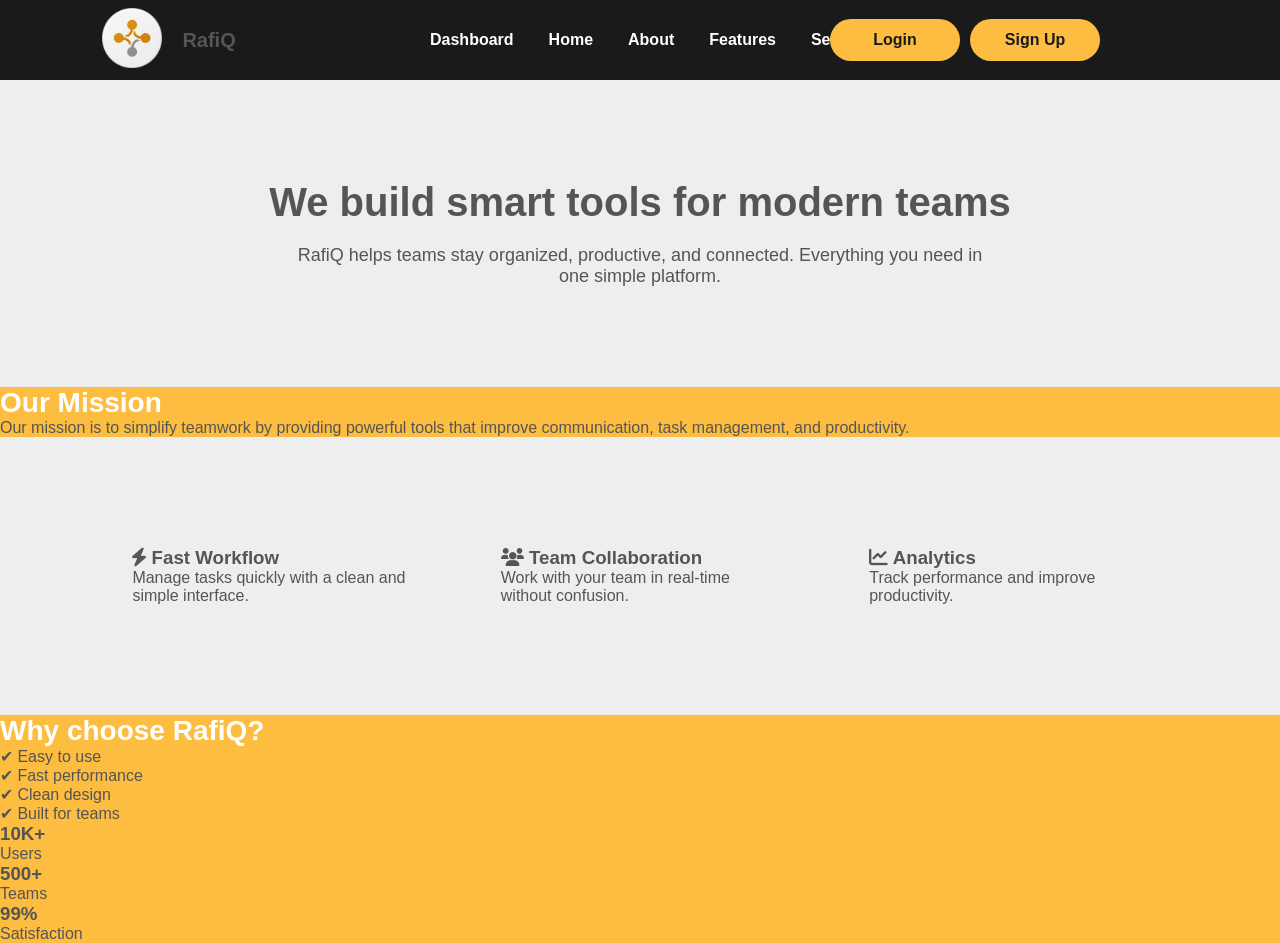
<file: src/main/resources/static/about.html>
<!DOCTYPE html>
<html lang="en">
    <head>
        <meta charset="UTF-8">
        <meta name="viewport" content="width=device-width, initial-scale=1.0">
        <title>About - Socum</title>
        <style>
            .logged-in .login_button,
            .logged-in .signup_button
            {
                display: none !important;
            }
        </style>
        <link rel="stylesheet" href="CSS/master.css">
        <link rel="stylesheet" href="https://cdnjs.cloudflare.com/ajax/libs/font-awesome/6.0.0/css/all.min.css">
        <script src="JS/theme.js"></script>
    </head>
    <body>
        <nav class="navbar">
            <div class="logo">
                <img src="images/logo.png" alt="logo">
            </div>
            <span class="Raf">RafiQ</span>
            <div class="nav-links">
                <a href="dashboard.html">Dashboard</a>
                <a href="main.html">Home</a>
                <a href="about.html">About</a>
                <a href="features.html">Features</a>
                <a href="settings.html">Settings</a>
            </div>
            <a href="login.html" class="login_button">Login</a>
            <a href="login.html" class="signup_button">Sign Up</a>
        </nav>
        <div id="themeWidget" class="theme-widget">
            <span class="icon sun"><i class="fa-solid fa-sun"></i></span>
            <label class="switch">
                <input type="checkbox" id="darkToggle">
                <span class="slider"></span>
            </label>
            <span class="icon moon"><i class="fa-solid fa-moon"></i></span>
        </div>
        <section class="about-hero">
            <h1>We build <span>smart tools</span> for modern teams</h1>
            <p>RafiQ helps teams stay organized, productive, and connected. Everything you need in one simple platform.</p>
        </section>
        <section class="about-mission">
            <h2>Our Mission</h2>
            <p>
                Our mission is to simplify teamwork by providing powerful tools that improve communication, task management, and productivity.
            </p>
        </section>
        <section class="about-features">
            <div class="about-card">
                <h3><i class="fas fa-bolt"></i> Fast Workflow</h3>
                <p>Manage tasks quickly with a clean and simple interface.</p>
            </div>
            <div class="about-card">
                <h3><i class="fas fa-users"></i> Team Collaboration</h3>
                <p>Work with your team in real-time without confusion.</p>
            </div>
            <div class="about-card">
                <h3><i class="fas fa-chart-line"></i> Analytics</h3>
                <p>Track performance and improve productivity.</p>
            </div>
        </section>
        <section class="about-why">
            <h2>Why choose RafiQ?</h2>
            <ul>
                <li>✔ Easy to use</li>
                <li>✔ Fast performance</li>
                <li>✔ Clean design</li>
                <li>✔ Built for teams</li>
            </ul>
        </section>
        <section class="about-stats">
            <div class="stat">
                <h3>10K+</h3>
                <p>Users</p>
            </div>
            <div class="stat">
                <h3>500+</h3>
                <p>Teams</p>
            </div>
            <div class="stat">
                <h3>99%</h3>
                <p>Satisfaction</p>
            </div>
        </section>
        <div id="toast-container"></div>
    </body>
</html>
</file>
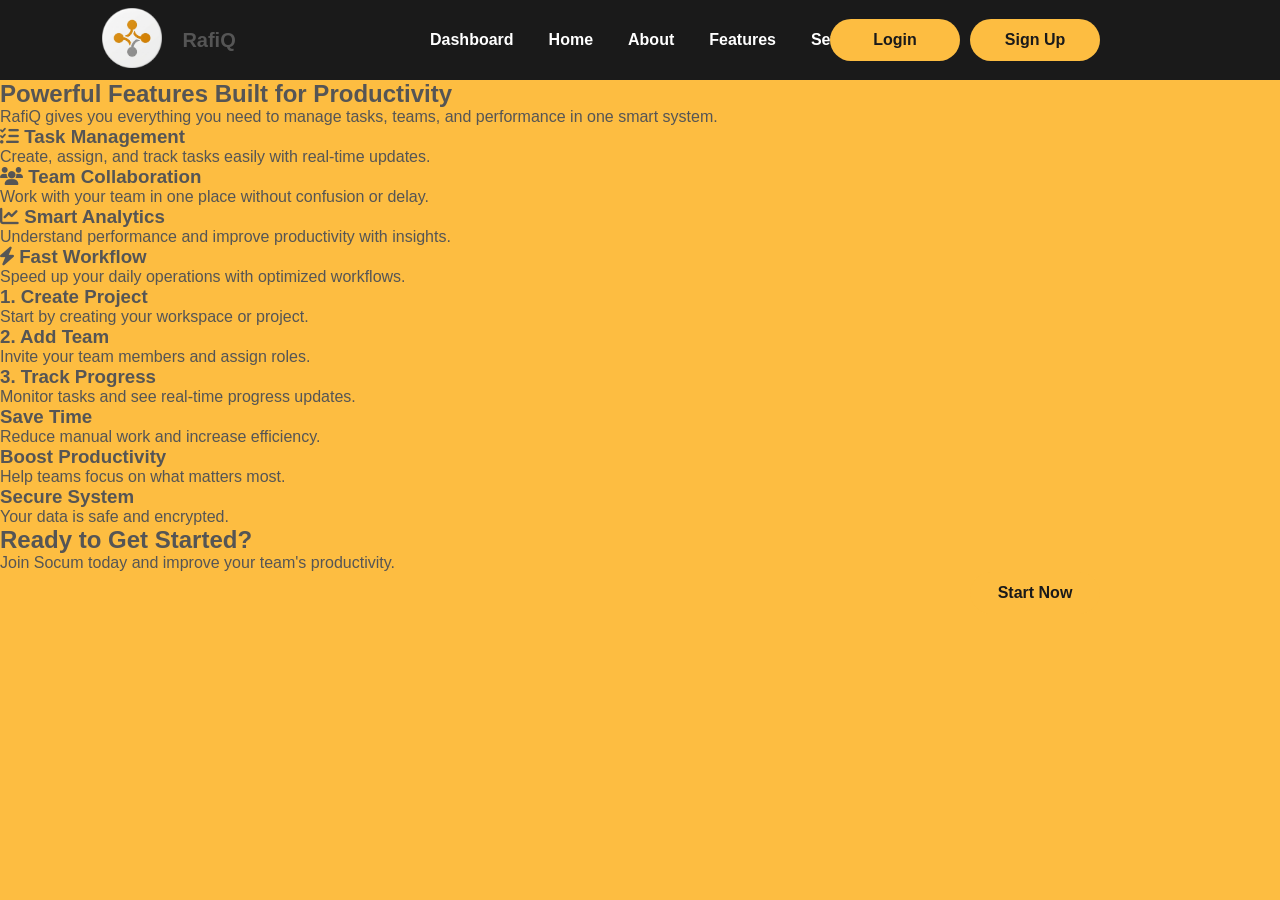
<file: src/main/resources/static/features.html>
<!DOCTYPE html>
<html lang="en">
    <head>
        <meta charset="UTF-8">
        <meta name="viewport" content="width=device-width, initial-scale=1.0">
        <title>Features - Socum</title>
        <style>
            .logged-in .login_button,
            .logged-in .signup_button
            {
                display: none !important;
            }
        </style>
        <link rel="stylesheet" href="CSS/master.css">
        <link rel="stylesheet" href="https://cdnjs.cloudflare.com/ajax/libs/font-awesome/6.0.0/css/all.min.css">
        <script src="JS/theme.js"></script>
    </head>
    <body>
        <nav class="navbar">
            <div class="logo">
                <img src="images/logo.png" alt="RafiQ logo">
            </div>
            <span class="Raf">RafiQ</span>
            <div class="nav-links">
                <a href="dashboard.html">Dashboard</a>
                <a href="main.html">Home</a>
                <a href="about.html">About</a>
                <a href="features.html">Features</a>
                <a href="settings.html">Settings</a>
            </div>
            <a href="login.html" class="login_button">Login</a>
            <a href="login.html" class="signup_button">Sign Up</a>
        </nav>
        <div id="themeWidget" class="theme-widget">
            <span class="icon sun"><i class="fa-solid fa-sun"></i></span>
            <label class="switch">
                <input type="checkbox" id="darkToggle">
                <span class="slider"></span>
            </label>
            <span class="icon moon"><i class="fa-solid fa-moon"></i></span>
        </div>
        <section class="features-hero">
            <h1>Powerful Features Built for Productivity</h1>
            <p>RafiQ gives you everything you need to manage tasks, teams, and performance in one smart system.</p>
        </section>
        <section class="features-page">
            <div class="feature-box">
                <h3><i class="fas fa-tasks"></i> Task Management</h3>
                <p>Create, assign, and track tasks easily with real-time updates.</p>
            </div>
            <div class="feature-box">
                <h3><i class="fas fa-users"></i> Team Collaboration</h3>
                <p>Work with your team in one place without confusion or delay.</p>
            </div>
            <div class="feature-box">
                <h3><i class="fas fa-chart-line"></i> Smart Analytics</h3>
                <p>Understand performance and improve productivity with insights.</p>
            </div>
            <div class="feature-box">
                <h3><i class="fas fa-bolt"></i> Fast Workflow</h3>
                <p>Speed up your daily operations with optimized workflows.</p>
            </div>
        </section>
        <section class="features-page">
            <div class="feature-box">
                <h3>1. Create Project</h3>
                <p>Start by creating your workspace or project.</p>
            </div>
            <div class="feature-box">
                <h3>2. Add Team</h3>
                <p>Invite your team members and assign roles.</p>
            </div>
            <div class="feature-box">
                <h3>3. Track Progress</h3>
                <p>Monitor tasks and see real-time progress updates.</p>
            </div>
        </section>
        <section class="features-page">
            <div class="feature-box">
                <h3>Save Time</h3>
                <p>Reduce manual work and increase efficiency.</p>
            </div>
            <div class="feature-box">
                <h3>Boost Productivity</h3>
                <p>Help teams focus on what matters most.</p>
            </div>
            <div class="feature-box">
                <h3>Secure System</h3>
                <p>Your data is safe and encrypted.</p>
            </div>
        </section>
        <section class="features-hero">
            <h1>Ready to Get Started?</h1>
            <p>Join Socum today and improve your team's productivity.</p>
            <a href="login.html" class="signup_button">Start Now</a>
        </section>
        <div id="toast-container"></div>
    </body>
</html>
</file>
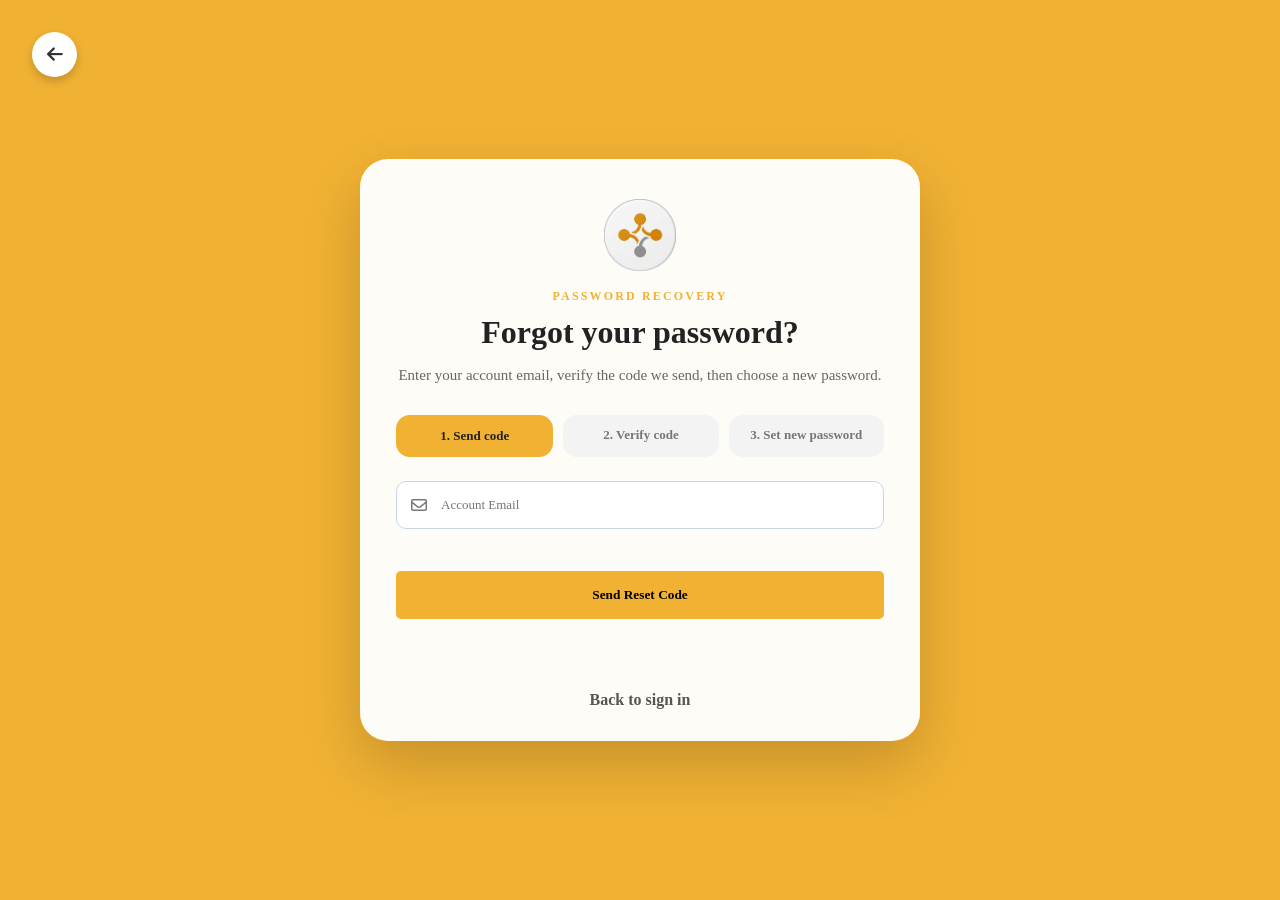
<file: src/main/resources/static/forgot-password.html>
<!DOCTYPE html>
<html lang="en">
    <head>
        <meta charset="UTF-8">
        <meta name="viewport" content="width=device-width, initial-scale=1.0">
        <title>Forgot Password - RafiQ</title>
        <link rel="stylesheet" href="login_page/master.css">
        <link rel="stylesheet" href="https://cdnjs.cloudflare.com/ajax/libs/font-awesome/6.4.2/css/all.min.css">
        <script src="JS/theme.js"></script>
        <script src="JS/forgot-password.js"></script>
    </head>
    <body class="login-page auth-utility-page">
        <div id="themeWidget" class="theme-widget">
            <span class="icon sun"><i class="fa-solid fa-sun"></i></span>
            <label class="switch">
                <input type="checkbox" id="darkToggle">
                <span class="slider"></span>
            </label>
            <span class="icon moon"><i class="fa-solid fa-moon"></i></span>
        </div>
        <a href="login.html" class="home-btn auth-home-btn"><i class="fa-solid fa-arrow-left"></i></a>
        <main class="auth-card">
            <div class="auth-card-head">
                <img src="images/logo.png" alt="RafiQ logo" class="auth-card-logo">
                <p class="auth-card-eyebrow">Password Recovery</p>
                <h1>Forgot your password?</h1>
                <p class="auth-card-copy">Enter your account email, verify the code we send, then choose a new password.</p>
            </div>
            <div class="auth-step-list">
                <div class="auth-step-item is-active" id="resetStepRequestBadge">1. Send code</div>
                <div class="auth-step-item" id="resetStepVerifyBadge">2. Verify code</div>
                <div class="auth-step-item" id="resetStepPasswordBadge">3. Set new password</div>
            </div>
            <section class="auth-panel" id="resetStepRequest">
                <div class="input-group">
                    <i class="fa-regular fa-envelope"></i>
                    <input type="email" id="resetEmail" placeholder="Account Email">
                </div>
                <button type="button" class="btn-orange auth-full-btn" id="resetRequestBtn" onclick="requestPasswordResetCode()">
                    Send Reset Code
                </button>
            </section>
            <section class="auth-panel auth-panel-hidden" id="resetStepVerify">
                <div class="auth-info-box">We sent a 5-digit code to <strong id="resetDeliveryTarget">your email</strong>.</div>
                <div class="input-group">
                    <i class="fa-solid fa-shield-halved"></i>
                    <input type="text" id="resetOtpCode" placeholder="Reset Code" maxlength="5">
                </div>
                <button type="button" class="btn-orange auth-full-btn" id="resetVerifyBtn" onclick="verifyPasswordResetCode()">
                    Verify Code
                </button>
            </section>
            <section class="auth-panel auth-panel-hidden" id="resetStepPassword">
                <div class="input-group">
                    <i class="fa-solid fa-lock"></i>
                    <input type="password" id="resetNewPassword" placeholder="New Password">
                </div>
                <div class="input-group">
                    <i class="fa-solid fa-lock"></i>
                    <input type="password" id="resetConfirmPassword" placeholder="Confirm New Password">
                </div>
                <button type="button" class="btn-orange auth-full-btn" id="resetSubmitBtn" onclick="submitForgotPasswordReset()">
                    Update Password
                </button>
            </section>
            <p id="resetStatus" class="auth-status"></p>
            <div class="auth-footer-links"><a href="login.html">Back to sign in</a></div>
        </main>
        <div id="toast-container"></div>
    </body>
</html>
</file>
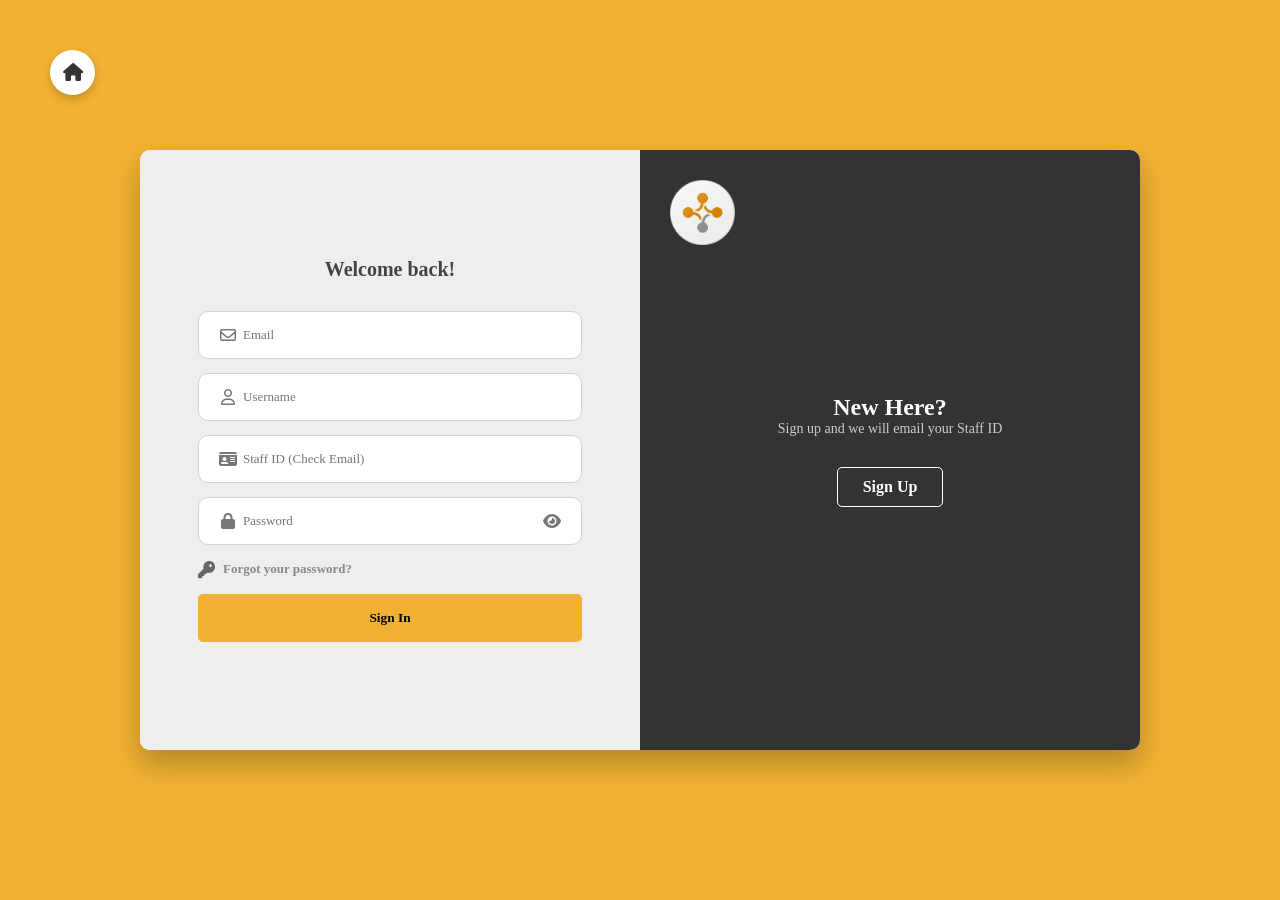
<file: src/main/resources/static/login.html>
<!DOCTYPE html>
<html lang="en">
    <head>
        <meta charset="UTF-8">
        <meta name="viewport" content="width=device-width, initial-scale=1.0">
        <title>Login - RafiQ</title>
        <link rel="stylesheet" href="login_page/master.css">
        <link rel="stylesheet" href="https://cdnjs.cloudflare.com/ajax/libs/font-awesome/6.4.2/css/all.min.css">
        <script src="JS/login.js"></script>
        <script src="JS/theme.js"></script>
    </head>
    <body class="login-page">
        <div id="themeWidget" class="theme-widget">
            <span class="icon sun"><i class="fa-solid fa-sun"></i></span>
            <label class="switch">
                <input type="checkbox" id="darkToggle">
                <span class="slider"></span>
            </label>
            <span class="icon moon"><i class="fa-solid fa-moon"></i></span>
        </div>
        <a href="main.html" class="home-btn" aria-label="Home"><i class="fa-solid fa-house"></i></a>
        <input type="checkbox" id="change-form" style="display:none;">
        <div class="main-wrapper">
            <div class="container">
                <div class="form-container sign-in-container">
                    <form>
                        <h2 class="form-title">Welcome back!</h2>
                        <div class="input-group">
                            <i class="fa-regular fa-envelope"></i>
                            <input type="text" id="loginEmail" placeholder="Email">
                        </div>
                        <div class="input-group">
                            <i class="fa-regular fa-user"></i>
                            <input type="text" id="loginUsername" placeholder="Username">
                        </div>
                        <div class="input-group">
                            <i class="fa-solid fa-id-card"></i>
                            <input type="text" id="loginStaffId" placeholder="Staff ID (Check Email)">
                        </div>
                        <div class="input-group">
                            <i class="fa-solid fa-lock"></i>
                            <input type="password" id="loginPassword" placeholder="Password">
                            <i class="fa-solid fa-eye password-eye" id="loginPasswordEye" onclick="togglePassword(&#x27;loginPassword&#x27;, &#x27;loginPasswordEye&#x27;)">
                            </i>
                        </div>
                        <div class="form-helper-row">
                            <a href="forgot-password.html" class="forgot-link">
                                <i class="fa-solid fa-key"></i>
                                <span>Forgot your password?</span>
                            </a>
                        </div>
                        <button type="button" class="btn-orange" onclick="triggerLogin()">Sign In</button>
                        <label for="change-form" class="mobile-only-link">Create Account</label>
                    </form>
                </div>
                <div class="form-container sign-up-container">
                    <form>
                        <h2 class="form-title">Create Account</h2>
                        <div class="input-group">
                            <i class="fa-regular fa-user"></i>
                            <input type="text" id="regName" placeholder="Full Name">
                        </div>
                        <div class="input-group">
                            <i class="fa-regular fa-envelope"></i>
                            <input type="text" id="regEmail" placeholder="Email">
                        </div>
                        <div class="input-group">
                            <i class="fa-solid fa-briefcase"></i>
                            <input type="text" value="Role assigned automatically" aria-label="New account role" readonly="readonly">
                        </div>
                        <div class="input-group">
                            <i class="fa-solid fa-lock"></i>
                            <input type="password" id="regPass" placeholder="Password" aria-describedby="regPassHint">
                            <i class="fa-solid fa-eye password-eye" id="registerPasswordEye" onclick="togglePassword(&#x27;regPass&#x27;, &#x27;registerPasswordEye&#x27;)">
                            </i>
                        </div>
                        <p id="regPassHint" class="hint-text" style="
                            font-size:0.82rem;
                            color:#64748b;
                            margin:0.35rem 0 0;
                            line-height:1.35;
                        ">
                        </p>
                        <button type="button" class="btn-orange" onclick="triggerRegister()">Sign Up</button>
                        <label for="change-form" class="mobile-only-link">Sign In</label>
                    </form>
                </div>
                <div class="overlay-container">
                    <div class="overlay">
                        <div class="overlay-panel overlay-left">
                            <img src="images/logo.png" alt="RafiQ logo" style="height:40px">
                            <h1>Already a Member?</h1>
                            <p>Login with your Staff ID to start working</p>
                            <div class="si_pt"><label for="change-form" class="btn-white">Sign In</label></div>
                        </div>
                        <div class="overlay-panel overlay-right">
                            <img src="images/logo.png" alt="RafiQ logo" style="height:40px">
                            <h2>New Here?</h2>
                            <p>Sign up and we will email your Staff ID</p>
                            <label for="change-form" class="btn-white">Sign Up</label>
                        </div>
                    </div>
                </div>
            </div>
        </div>
        <div id="toast-container"></div>
    </body>
</html>
</file>
<file: src/main/resources/static/CSS/master.css>
:root { 
    --dark-bg: #1a1a1a; 
    --accent-yellow: #fdbd41; 
    --white-writable: #555; 
    --white-back:#eeeeee;
    --radius: 10px; 
    --transition: 0.3s ease; 
    
} 

[data-theme="dark"] {
    --dark-bg:  #1a1a1a;
    --white-writable: #ffffff;
    --white-back:#1a1a1a;
    --accent-yellow: #064A60;
}

* { 
    margin: 0; 
    padding: 0; 
    box-sizing: border-box; 
    font-family: 'Helvetica Neue', Helvetica, Arial, sans-serif; 
} 

/* Avatar Start */


.nav-profile {
    position: absolute;
    display: flex;
    align-items: center;
    gap: 10px;
    text-decoration: none;
    color: var(--white);
    right: 30px;
}

.nav-avatar {
   
    width: 55px;
    height: 55px;
    border-radius: 50%;
    overflow: hidden;
    border: 2px solid var(--accent-yellow);
}

.nav-avatar img {
    width: 100%;
    height: 100%;
    object-fit: cover;
}

.nav-profile span {
    font-size: 20px;
    font-weight: 650;
}


/* Avatar End */

/* navbar Start */

.navbar 
{ 
    position: relative;
    display: flex; 
    align-items: center; 
    justify-content: flex-start; 
    gap: 20px;
    padding: 20px 8%; 
    background: var(--dark-bg); 
    height: 80px; 
}


/* logo */
.logo img { 
    width: 60px; 
}
.Raf{
    color: var(--white-writable);
    font-weight: bold;
    font-size: 20px;
 }

 
.nav-links 
{
    display: flex;
    gap: 15px;
    flex-grow: 1;
    justify-content: center;
    position: absolute;
    left: 420px;
}

/* شكل اللينكات */
.nav-links a { 
    text-decoration: none;
    color: white;
    font-weight: bold;
    position: relative; 
    padding: 6px 10px; 
    transition: 0.3s; 
}

.nav-links a::after { 
    content: ""; 
    position: absolute; 
    left: 50%; 
    bottom: -4px; 
    width: 0%; 
    height: 2px; 
    background: var(--accent-yellow); 
    transition: 0.3s; 
    transform: translateX(-50%); 
}

.nav-links a:hover { 
    color: var(--accent-yellow); 
}

.nav-links a:hover::after { 
    width: 100%; 
}


#logoutBtn{
    text-decoration: none;
    color: white;
    font-weight: bold;
    position: relative;
    padding: 6px 10px;
    transition: 0.3s;
    display: inline-block;
}

#logoutBtn::after { 
    content: ""; 
    position: absolute; 
    left: 50%; 
    bottom: -4px; 
    width: 0%; 
    height: 2px; 
    background: var(--accent-yellow); 
    transition: 0.3s; 
    transform: translateX(-50%); 
}

#logoutBtn:hover { 
    color: var(--accent-yellow); 
}

#logoutBtn:hover::after { 
    width: 100%; 
}
/* buttons */
.login_button{
    position: absolute;
    right: 320px;
}

.signup_button{
    position: absolute;
    right: 180px;
}
.login_button, 
.signup_button { 
    
    display: flex; 
    justify-content: center; 
    align-items: center; 

    width: 130px; 
    height: 42px; 

    border-radius: 25px; 
    background: var(--accent-yellow); 

    color: var(--dark-bg); 
    text-decoration: none;   
    font-size: 16px; 
    font-weight: bold; 

    transition: 0.3s ease; 
}

/* مسافة بين الزرارين */
.signup_button { 
    margin-left: 15px; 
}

/* hover */
.login_button:hover, 
.signup_button:hover { 
    background: #eeeeee; 
    transform: translateY(-3px); 
    box-shadow: 0 8px 18px rgba(0,0,0,0.2); 
}

/* click */
.login_button:active, 
.signup_button:active { 
    transform: scale(0.95); 
}

.notification-bell {
    position: absolute;
    right: 36px;
    top: 50%;
    transform: translateY(-50%);
    z-index: 20;
}

.notification-bell-btn {
    width: 52px;
    height: 52px;
    border: 1px solid rgba(255, 255, 255, 0.24);
    border-radius: 50%;
    background: rgba(255, 255, 255, 0.08);
    color: #fff;
    cursor: pointer;
    display: inline-flex;
    align-items: center;
    justify-content: center;
    font-size: 22px;
    position: relative;
    transition: background var(--transition), color var(--transition), transform var(--transition);
}

.notification-bell-btn:hover {
    background: var(--accent-yellow);
    color: var(--dark-bg);
}

.notif-badge {
    position: absolute;
    top: -7px;
    right: -7px;
    min-width: 20px;
    height: 20px;
    padding: 0 5px;
    border-radius: 999px;
    background: #e53935;
    color: #fff;
    font-size: 11px;
    font-weight: 700;
    display: none;
    align-items: center;
    justify-content: center;
    border: 2px solid var(--dark-bg);
}

.notif-dropdown {
    position: absolute;
    top: 54px;
    right: 0;
    width: 320px;
    max-height: 420px;
    overflow: hidden;
    background: #fff;
    color: #1f2933;
    border-radius: 8px;
    box-shadow: 0 16px 36px rgba(0, 0, 0, 0.22);
    opacity: 0;
    pointer-events: none;
    transform: translateY(-8px);
    transition: opacity var(--transition), transform var(--transition);
}

.notif-dropdown.show-notif {
    opacity: 1;
    pointer-events: auto;
    transform: translateY(0);
}

.notif-dropdown-head {
    padding: 13px 16px;
    font-weight: 700;
    border-bottom: 1px solid #edf0f3;
    display: flex;
    align-items: center;
    justify-content: space-between;
    gap: 10px;
}

.notif-head-actions {
    display: flex;
    gap: 6px;
}

.notif-head-actions button,
.notif-actions button,
.notification-row-actions button,
.task-panel-actions button {
    border: none;
    border-radius: 6px;
    color: var(--dark-bg);
    cursor: pointer;
    font-size: 12px;
    font-weight: 700;
    padding: 6px 9px;
    white-space: nowrap;
    background: rgb(220, 252, 231);
    color: rgb(22, 101, 52);
}

.notif-list {
    list-style: none;
    max-height: 360px;
    overflow-y: auto;
}

.notif-item {
    padding: 12px 16px;
    border-bottom: 1px solid #edf0f3;
    cursor: pointer;
    transition: background var(--transition);
    display: flex;
    align-items: flex-start;
    justify-content: space-between;
    gap: 12px;
}

.notif-item:hover,
.notif-item.unread {
    background: #fff7e6;
}

.notif-item strong {
    display: block;
    font-size: 14px;
    margin-bottom: 4px;
}

.notif-item p {
    color: #51606f;
    font-size: 13px;
    line-height: 1.4;
}

.notif-item small,
.empty-notif {
    display: block;
    color: #8a97a6;
    font-size: 11px;
    margin-top: 6px;
}

.empty-notif {
    padding: 16px;
}

.notif-read-state {
    color: #7c8794;
    font-size: 12px;
    font-weight: 700;
}

.shake-bell {
    animation: bellShake 0.8s ease-in-out;
    transform-origin: top center;
}

.has-unread {
    color: var(--accent-yellow);
}

@keyframes bellShake {
    0%, 100% { transform: rotate(0); }
    15% { transform: rotate(14deg); }
    30% { transform: rotate(-12deg); }
    45% { transform: rotate(10deg); }
    60% { transform: rotate(-8deg); }
    75% { transform: rotate(5deg); }
}
/*Navbar End*/

/* darkmode Start */

.theme-widget {
  position: fixed;
  top: 120px;
  
  display: flex;
  align-items: center;
  gap: 10px;

  padding: 10px 12px;
  border-radius: 12px;
  background: rgba(0,0,0,0.6);

  opacity: 0.4;
  transition: 0.3s ease;

  cursor: grab;
  user-select: none;
  z-index: 9999;
}

.theme-widget:hover {
  opacity: 1;
}

/* icons */
.icon {
  font-size: 18px;
  color: var(--accent-yellow);
}

/* switch */
.switch {
  position: relative;
  width: 50px;
  height: 25px;
}

.switch input {
  display: none;
}

.slider {
  position: absolute;
  inset: 0;
  background: var(--accent-yellow);
  border-radius: 25px;
  transition: 0.3s;
  cursor: pointer;
}

.slider::before {
  content: "";
  position: absolute;
  width: 18px;
  height: 18px;
  top: 3px;
  left: 3px;
  background: white;
  border-radius: 50%;
  transition: 0.3s;
}


.switch input:checked + .slider {
  background: var(--accent-yellow)
}

.switch input:checked + .slider::before {
  transform: translateX(25px);
}

/* darkmode End */

/* Hero_section Start */
.hero {
    display: flex;
    align-items: center;
    padding: 80px 8%;
    background: var(--white-back);
    min-height: 80vh;
}

.hero-content {
    flex: 1;
}

.hero-content h1 {
    font-size: 50px;
    line-height: 1.2;
    margin-bottom: 20px;
    color: var(--white-writable);
}

.hero-content h1 span {
    color: var(--accent-yellow);
    position: relative;
}

.hero-content h1 span::after {
    content: "";
    position: absolute;
    left: 0;
    bottom: 5px;
    width: 100%;
    height: 10px;
    background: rgba(253, 189, 65, 0.2);
    z-index: -1;
}

.hero-content p {
    font-size: 18px;
    color: var(--white-writable);
    margin-bottom: 30px;
    max-width: 500px;
}

.hero-actions button {
    border-radius: var(--radius);
    transition: var(--transition);
    cursor: pointer;
}

.btn-yellow-large {
    font-size: 19px;
    height: 55px;
    width: 208px;
    background: var(--accent-yellow);
    border: none;
    font-weight: bold;
    margin-right: 10px;
    position: absolute;
    bottom: -10px;
    left: -300px;
    cursor: pointer;
    border-radius: 12px;
    transition: all 0.3s ease;
    position: relative;
    overflow: hidden;
}


.btn-yellow-large:hover {
    transform: translateY(-4px);
    box-shadow: 0 12px 25px rgba(253, 189, 65, 0.4);
}


.btn-yellow-large:active {
    transform: scale(0.96);
}


.btn-yellow-large::before {
    content: "";
    position: absolute;
    top: 0;
    left: -100%;
    width: 100%;
    height: 100%;
    background: linear-gradient(
        120deg,
        transparent,
        rgba(255,255,255,0.5),
        transparent
    );
    transition: 0.5s;
}

.btn-yellow-large:hover::before {
    left: 100%;
}


@keyframes pulse {
    0% {
        box-shadow: 0 0 0 0 rgba(253, 189, 65, 0.5);
    }
    70% {
        box-shadow: 0 0 0 15px rgba(253, 189, 65, 0);
    }
    100% {
        box-shadow: 0 0 0 0 rgba(253, 189, 65, 0);
    }
}

.btn-yellow-large {
    animation: pulse 2.5s infinite;
}

.btn-outline {
    background: transparent;
    border: 2px solid var(--dark-bg);
    padding: 13px 30px;
    font-weight: bold;
}


.hero-image {
    flex: 1;
    display: flex;
    justify-content: flex-end;
}

.hero-image img {
    max-width: 100%;
    border-radius: 10px;
    box-shadow: 0 20px 40px rgba(0,0,0,0.1);
}
/* hero_section End */



/* features (in home) Start */


.features {
    padding: 100px 8%;
    background: var(--accent-yellow);
    color: var(--white-writable);
}

.section-title {
    text-align: center;
    margin-bottom: 60px;
    font-size: 30px;
}

.features-grid {
    display: grid;
    grid-template-columns: repeat(auto-fit, minmax(250px, 1fr));
    gap: 40px;
}

.feature-card {
    background: var(--dark-bg);
    padding: 40px;
    border-radius: 15px;
    transition: var(--transition);
}

.feature-card:hover {
    transform: translateY(-10px);
    border-bottom: 4px solid var(--accent-yellow);
    cursor: pointer;
}

.feature-card i {
    font-size: 40px;
    color: var(--accent-yellow);
    margin-bottom: 20px;
}

.feature-card p {
    color:var(--white-writable);
}
.about-hero {
    padding: 100px 8%;
    text-align: center;
    background: var(--white-back);
}

.about-hero h1 {
    font-size: 40px;
    margin-bottom: 20px;
}

.about-hero p {
    max-width: 700px;
    margin: auto;
    color: var(--white-writable);
    font-size: 18px;
}


.about-features {
    display: grid;
    grid-template-columns: repeat(auto-fit, minmax(250px, 1fr));
    gap: 30px;
    padding: 80px 8%;
    background: var(--white-back);
}

.about-card {
    padding: 30px;
    border-radius: var(--radius);
    background: var(--white-back);
    transition: var(--transition);
}

.about-card:hover {
    transform: translateY(-5px);
    box-shadow: 0 10px 25px rgba(0,0,0,0.08);
}
/* features (in home) End */

/* About Start */
/* --- About Premium Section --- */
.about-premium-section {
    padding-top: 80px;
    background: var(--white-back);
    overflow: hidden;
}

.header-content {
    text-align: center;
    margin-bottom: 50px;
}

.header-content h2 {
    font-size: 38px;
    color: var(--white-writable);
    letter-spacing: 4px;
}

.diamond-divider {
    display: flex;
    align-items: center;
    justify-content: center;
    gap: 20px;
    margin: 15px 0;
}

.diamond-divider span { width: 80px; height: 2px; background: var(--accent-yellow); }
.diamond-divider i { color: var(--accent-yellow); font-size: 20px; }


.features-wrapper-yellow {
    background: var(--accent-yellow);
    padding: 100px 8%;
    position: relative;
    

}

.features-grid-modern {
    display: grid;
    grid-template-columns: repeat(auto-fit, minmax(240px, 1fr));
    gap: 30px;
}


.modern-card {
    background: var(--dark-bg);
    padding: 40px 30px;
    border-radius: 15px;
    text-align: center;
    color: white;
    box-shadow: 0 15px 35px rgba(0,0,0,0.2);
    transition: all 0.5s cubic-bezier(0.175, 0.885, 0.32, 1.275);
    cursor: pointer;
    position: relative;
}
.modern-card p{
    color: var(--white-writable);
}

.modern-card:hover {
    transform: translateY(-15px) scale(1.03);
    box-shadow: 0 25px 50px rgba(0,0,0,0.4);
}

.diamond-icon {
    width: 65px;
    height: 65px;
    border: 2px solid var(--accent-yellow);
    margin: 0 auto 25px;
    display: flex;
    align-items: center;
    justify-content: center;
    transform: rotate(45deg);
    transition: 0.6s ease;
}

.diamond-icon i {
    transform: rotate(-45deg);
    font-size: 24px;
    color: var(--accent-yellow);
    transition: 0.6s;
}


.modern-card:hover .diamond-icon {
    transform: rotate(135deg); /* 45 + 90 */
    background: var(--accent-yellow);
}

.modern-card:hover .diamond-icon i {
    transform: rotate(-135deg);
    color: var(--dark-bg);
}

.modern-card h3 { margin-bottom: 15px; color: var(--accent-yellow); }
.modern-card p { font-size: 14px; opacity: 0.8; line-height: 1.6; }

.skills-dark-zone {
    padding: 80px 8%;
    text-align: center;
}

.skills-dark-zone h2 { 
    margin-bottom: 50px; 
    color: var(--white-writable);
    font-size: 40px;
}

.skills-bars-grid {
    display: grid;
    grid-template-columns: 1fr 1fr;
    gap: 30px 60px;
    text-align: left;
}

.label-box {
    display: flex;
    justify-content: space-between;
    font-weight: bold;
    margin-bottom: 10px;
    color: var(--white-writable);
}

.bar-bg {
    width: 100%;
    height: 12px;
    background: #ddd;
    border-radius: 6px;
    overflow: hidden;
}

.bar-fill {
    height: 100%;
    background: var(--accent-yellow);
    border-radius: 6px;
    animation: slideIn 2s ease-out;
}


.floating-scroll-btn {
    position: fixed;
    bottom: 40px;
    right: 40px;
    z-index: 9999;
    opacity: 0;
    visibility: hidden;
    transition: 0.4s;
}

.floating-scroll-btn.active {
    opacity: 1;
    visibility: visible;
}

.diamond-btn {
    width: 35px;
    height: 35px;
    background: var(--dark-bg);
    border: 2px solid var(--accent-yellow);
    transform: rotate(45deg);
    display: flex;
    align-items: center;
    justify-content: center;
    cursor: pointer;
    box-shadow: 0 10px 20px rgba(0,0,0,0.3);
    transition: 0.3s;
}

.diamond-btn i {
    transform: rotate(-45deg);
    color: var(--accent-yellow);
    font-size: 20px;
}

.diamond-btn:hover {
    background: var(--accent-yellow);
    transform: rotate(45deg) scale(1.1);
}

.diamond-btn:hover i { color: var(--dark-bg); }


@keyframes slideIn {
    from { width: 0; }
}

@media (max-width: 768px) {
    .skills-bars-grid { grid-template-columns: 1fr; }
    .features-wrapper-yellow { clip-path: none; }
}
/* About End */


/* file download start */

.pdf-premium-section {
    padding: 100px 8%;
    background: var(--accent-yellow);
    overflow: hidden;
}

.header-content h2 {
    font-size: 50px;
    color: var(--white-writable);
    letter-spacing: 4px;
}

.download-banner-card {
    background: var(--dark-bg);
    padding: 60px 50px;
    border-radius: 15px;
    color: white;
    box-shadow: 0 15px 35px rgba(0,0,0,0.2);
    transition: all 0.5s cubic-bezier(0.175, 0.885, 0.32, 1.275);
    position: relative;
    border-bottom: 2px solid transparent;
}


.download-banner-card:hover {
    transform: translateY(-10px);
    box-shadow: 0 25px 50px rgba(0,0,0,0.4);
    border-bottom: 2px solid var(--accent-yellow);
    cursor: pointer;
}

.banner-inner {
    display: flex;
    align-items: center;
    justify-content: space-between;
    gap: 40px;
}

.banner-info h3 {
    font-size: 38px;
    color: var(--accent-yellow);
    margin-bottom: 15px;
}

.banner-info p {
    font-size: 16px;
    color: var(--white-writable);
    opacity: 0.8;
    line-height: 1.8;
    max-width: 700px;
}


.premium-download-btn {
    text-decoration: none;
    display: flex;
    flex-direction: column;
    align-items: center;
    gap: 15px;
    color: var(--accent-yellow);
    font-weight: bold;
    transition: 0.3s;
}

.btn-diamond-icon {
    width: 60px;
    height: 60px;
    border: 2px solid var(--accent-yellow);
    display: flex;
    align-items: center;
    justify-content: center;
    transform: rotate(45deg);
    transition: 0.6s ease;
}

.btn-diamond-icon i {
    transform: rotate(-45deg);
    font-size: 22px;
    transition: 0.6s;
}


.download-banner-card:hover .btn-diamond-icon {
    transform: rotate(135deg);
    background: var(--accent-yellow);
}

.download-banner-card:hover .btn-diamond-icon i {
    transform: rotate(-135deg);
    color: var(--dark-bg);
}

.premium-download-btn span {
    font-size: 14px;
    letter-spacing: 2px;
    transition: 0.3s;
}

.premium-download-btn:hover span {
    color: white;
}


@media (max-width: 992px) {
    .banner-inner {
        flex-direction: column;
        text-align: center;
    }
    .banner-info p {
        margin: 0 auto;
    }
}
/* file download End */

/* Services start  */

.services-premium-section {
    padding-top: 100px;
    background: var(--white-back);
    text-align: center;
}


.features-wrapper-yellow {
    background: var(--accent-yellow);
    padding: 100px 8% 80px; 
    margin-top: 50px;
    position: relative;
   
}


.modern-card {
    background: var(--dark-bg);
    padding: 50px 30px;
    border-radius: 15px;
    color: white;
    box-shadow: 0 15px 35px rgba(0,0,0,0.3);
    transition: all 0.5s cubic-bezier(0.175, 0.885, 0.32, 1.275);
    cursor: pointer;
}

.modern-card:hover {
    transform: translateY(-15px);
    box-shadow: 0 25px 50px rgba(0,0,0,0.5);
}

.diamond-icon {
    width: 65px;
    height: 65px;
    border: 2px solid var(--accent-yellow);
    margin: 0 auto 30px;
    display: flex;
    align-items: center;
    justify-content: center;
    transform: rotate(45deg);
    transition: 0.6s ease;
}

.diamond-icon i {
    transform: rotate(-45deg);
    font-size: 26px;
    color: var(--accent-yellow);
    transition: 0.6s;
}


.modern-card:hover .diamond-icon {
    transform: rotate(135deg);
    background: var(--accent-yellow);
}

.modern-card:hover .diamond-icon i {
    transform: rotate(-135deg);
    color: var(--dark-bg);
}

.modern-card h3 {
    margin-bottom: 20px;
    color: var(--accent-yellow);
    font-size: 22px;
    letter-spacing: 1px;
}

.modern-card p {
    font-size: 14px;
    color: var(--white-writable);
    line-height: 1.7;
    opacity: 0.9;
}


.services-action {
    margin-top: 60px;
}

.contact-trigger-btn {
    display: inline-block;
    padding: 15px 50px;
    background: var(--dark-bg);
    color: var(--accent-yellow);
    text-decoration: none;
    font-weight: bold;
    font-size: 16px;
    letter-spacing: 2px;
    border: 2px solid var(--dark-bg);
    transition: 0.4s;
}

.contact-trigger-btn:hover {
    background: transparent;
    color: var(--dark-bg);
    border-color: var(--dark-bg);
    transform: scale(1.05);
}


@media (max-width: 768px) {
    .features-wrapper-yellow { padding: 60px 5%; }
}
/* Servicecs End */

/* our work Start  */

.works-premium-section {
    padding: 100px 8%;
    background: var(--white-back);
    text-align: center;
}


.filter-container {
    margin-bottom: 50px;
    display: flex;
    justify-content: center;
    gap: 12px;
    flex-wrap: wrap;
}

.filter-btn {
    background: var(--accent-yellow);
    border: 2px solid var(--white-writable);
    padding: 10px 22px;
    color: var(--white-writable);
    font-weight: bold;
    cursor: pointer;
    font-size: 13px;
    letter-spacing: 1px;
    transition: 0.3s;
}

.filter-btn.active, .filter-btn:hover {
    background: var(--dark-bg);
    color: var(--accent-yellow);
}


.works-grid {
    display: grid;
    grid-template-columns: repeat(auto-fit, minmax(280px, 1fr));
    gap: 20px;
}

.work-item {
    position: relative;
    height: 280px;
    overflow: hidden;
    cursor: pointer;
    background: var(--dark-bg);
}

.work-item img {
    width: 100%;
    height: 100%;
    object-fit: cover;
    transition: 0.6s ease;
}


.work-overlay {
    position: absolute;
    inset: 0;
    background: rgba(26, 26, 26, 0.92); 
    flex-direction: column;
    align-items: center;
    justify-content: center;
    opacity: 0;
    transition: 0.5s ease;
}

.work-item:hover img {
    transform: scale(1.15);
    filter: grayscale(80%);
}

.work-item:hover .work-overlay {
    opacity: 1;
    padding-top: 90px;
}


.work-overlay .diamond-icon {
    width: 55px;
    height: 55px;
    border: 2px solid var(--accent-yellow);
    margin-bottom: 15px;
    display: flex;
    align-items: center;
    justify-content: center;
    transform: rotate(45deg) scale(0); 
    transition: 0.6s cubic-bezier(0.175, 0.885, 0.32, 1.275);
  
}

.work-overlay .diamond-icon i {
    transform: rotate(-45deg);
    color: var(--accent-yellow);
    font-size: 20px;
}

.work-item:hover .diamond-icon {
    transform: rotate(135deg) scale(1);
    background: var(--accent-yellow);
    
}

.work-item:hover .diamond-icon i {
    transform: rotate(-135deg);
    color: var(--dark-bg);
}

.work-overlay h4 {
    color: var(--accent-yellow);
    font-size: 19px;
    margin-bottom: 5px;
    transform: translateY(20px);
    transition: 0.4s ease;
}

.work-overlay span {
    color: var(--white-writable);
    font-size: 12px;
    letter-spacing: 2px;
    text-transform: uppercase;
    transform: translateY(20px);
    transition: 0.5s ease;
}

.work-item:hover h4, .work-item:hover span {
    transform: translateY(0);
}
/* our work End  */

/* fun facts Start  */

.facts-premium-section {
    position: relative;
    padding: 100px 8%;
  
    background: url('https://images.unsplash.com/photo-1497366216548-37526070297c?q=80&w=1400') no-repeat center center fixed;
    background-size: cover;
    text-align: center;
    color: white;
}


.facts-premium-section .overlay {
    position: absolute;
    inset: 0;
    background: rgba(18, 18, 18, 0.85); 
    z-index: 1;
}

.facts-premium-section .container-full {
    position: relative;
    z-index: 2;
}

.light-text h2, .light-text p {
    color: white !important;
}


.facts-grid {
    display: grid;
    grid-template-columns: repeat(auto-fit, minmax(220px, 1fr));
    gap: 40px;
    margin-top: 60px;
}

.fact-item {
    cursor: pointer;
    transition: 0.3s;
}


.fact-item .diamond-icon {
    width: 60px;
    height: 60px;
    border: 2px solid var(--accent-yellow);
    margin: 0 auto 25px;
    display: flex;
    align-items: center;
    justify-content: center;
    transform: rotate(45deg);
    transition: 0.6s cubic-bezier(0.175, 0.885, 0.32, 1.275);
}

.fact-item .diamond-icon i {
    transform: rotate(-45deg);
    font-size: 24px;
    color: var(--accent-yellow);
    transition: 0.6s;
}


.fact-item:hover .diamond-icon {
    transform: rotate(135deg);
    background: var(--accent-yellow);
}

.fact-item:hover .diamond-icon i {
    transform: rotate(-135deg);
    color: var(--dark-bg);
}


.fact-info h3 {
    font-size: 42px;
    font-weight: bold;
    margin-bottom: 5px;
    letter-spacing: 1px;
}

.fact-info p {
    color: var(--accent-yellow);
    font-size: 14px;
    text-transform: uppercase;
    font-weight: bold;
    letter-spacing: 2px;
}
/* fun facts End  */

/* join US Start  */
/* --- Join Us Section --- */
.join-premium-section {
    padding: 100px 8%;
    background: var(--white-back); 
    text-align: center;
}

/* --- Social Icons Layout --- */
.social-links-wrapper {
    display: flex;
    justify-content: center;
    align-items: center;
    gap: 40px;
    margin-top: 50px;
  
}

.social-item-link {
    text-decoration: none;
}


.social-diamond {
    width: 60px;
    height: 60px;
    border: 2px solid var(--accent-yellow);
    display: flex;
    align-items: center;
    justify-content: center;
    transform: rotate(45deg); 
    transition: all 0.6s cubic-bezier(0.175, 0.885, 0.32, 1.275);
    background: transparent;
    
}

.social-diamond i {
    transform: rotate(-45deg); 
    font-size: 24px;
    color: var(--dark-bg);
    transition: 0.6s;
    color: var(--accent-yellow);
}


.social-item-link:hover .social-diamond {
    transform: rotate(135deg); 
    background: var(--accent-yellow);
    border-color: var(--accent-yellow);
    box-shadow: 0 10px 20px rgba(0,0,0,0.1);
}

.social-item-link:hover .social-diamond i {
    transform: rotate(-135deg); 
    color: var(--dark-bg);
}

/* Responsive */
@media (max-width: 480px) {
    .social-links-wrapper {
        gap: 20px;
    }
    .social-diamond {
        width: 50px;
        height: 50px;
    }
}

/* Join Us End */


/* contact Start  */
.contact-section-dark {
    position: relative;
    padding: 100px 8%;
    background-image: url("[data-uri]"); /* حط اللينك هنا */
    background-size: cover;      
    background-position: center; 
    background-repeat: no-repeat;
    color: var(--white-writable);
    overflow: hidden;
}

.map-overlay-bg {
    position: absolute;
    inset: 0;
    background: rgba(18, 18, 18, 0.9); 
    z-index: 1;
}

.contact-section-dark .container-full {
    position: relative;
    z-index: 2;
}

.header-content.light h2, .header-content.light p {
    color: white;
}


.contact-main-grid {
    display: grid;
    grid-template-columns: 1fr 1.5fr;
    gap: 80px;
    margin-top: 60px;
    text-align: left;
}

.address-column h3, .form-column h3 {
    font-size: 26px;
    margin-bottom: 30px;
    color: white;
}


.address-item {
    display: flex;
    align-items: flex-start;
    gap: 20px;
    margin-bottom: 20px;
}

.icon-diamond-small {
    width: 40px;
    height: 40px;
    border: 1px solid var(--accent-yellow);
    display: flex;
    align-items: center;
    justify-content: center;
    transform: rotate(45deg);
    transition: 0.6s ease;
    flex-shrink: 0;
}

.icon-diamond-small i {
    transform: rotate(-45deg);
    color: var(--accent-yellow);
    font-size: 14px;
    transition: 0.6s ease;
}


.contact-main-grid:hover .icon-diamond-small {
    transform: rotate(135deg); 
    background: var(--accent-yellow);
}

.contact-main-grid:hover .icon-diamond-small i {
    transform: rotate(-135deg);
    color: var(--dark-bg);
}

.address-item p {
    color: #EEE;
    font-size: 14px;
    line-height: 1.6;
    margin: 0;
}


.pro-form input, .pro-form textarea {
    width: 100%;
    background: rgba(255, 255, 255, 0.05);
    border: 1px solid rgba(255, 255, 255, 0.1);
    padding: 15px;
    color: white;
    margin-bottom: 15px;
    outline: none;
    transition: 0.3s;
}


.pro-form textarea {
    resize: none; 
}

.pro-form input:focus, .pro-form textarea:focus {
    border-color: var(--accent-yellow);
}


.full-send-btn {
    width: 100%;
    padding: 15px;
    background: #3e454c;
    color: white;
    border: none;
    font-size: 16px;
    cursor: pointer;
    transition: 0.3s;
}

.full-send-btn:hover {
    background: var(--accent-yellow);
    color: var(--dark-bg);
}

/* Responsive */
@media (max-width: 992px) {
    .contact-main-grid { grid-template-columns: 1fr; gap: 40px; }
}
/* contact End */

/* footer Start  */

.main-footer {
    background: var(--white-back);
    padding: 40px 0;
    text-align: center;
    border-top: 1px solid rgba(255, 255, 255, 0.05);
    position: relative;
}

.container-footer {
    max-width: 1200px;
    margin: 0 auto;
    display: flex;
    justify-content: center;
    align-items: center;
    position: relative;
}

.main-footer p {
    color: var(--white-writable);
    font-size: 14px;
    letter-spacing: 1px;
}

.main-footer p span {
    color: var(--accent-yellow);
    font-weight: bold;
}



/* Responsive */
@media (max-width: 768px) {
    .container-footer {
        flex-direction: column;
        gap: 20px;
    }
    .footer-scroll-diamond {
        position: static;
        transform: rotate(45deg);
    }
}

/* Footer End  */
/* home end */



/* login page Start */

/* in another file */

/* login page End */


.back-home {
    position: absolute;
    top: 20px;
    left: 20px;
    text-decoration: none;
    color: var(--white);
    background: rgba(0,0,0,0.3);
    padding: 8px 12px;
    border-radius: 6px;
    font-size: 14px;
    transition: 0.3s;
}

.back-home:hover {
    background: rgba(0,0,0,0.6);
}




                    /* dashboard Start*/



/* ================= DASHBOARD ================= */

.dashboard-container {
    padding: 60px 8%;
    background: var(--white-back);
    min-height: 100vh;
}

.dashboard-container h1 {
    font-size: 40px;
    margin-bottom: 10px;
}

.dashboard-container p {
    color: var(--white-writable);
    margin-bottom: 40px;
}

/* ================= STATS ================= */
.dashboard-stats {
    display: grid;
    grid-template-columns: repeat(auto-fit, minmax(220px, 1fr));
    gap: 25px;
}


.stat-box {
    background: var(--accent-yellow);
    padding: 30px;
    border-radius: 15px;
    box-shadow: 0 10px 25px rgba(0,0,0,0.05);
    transition: 0.3s;
    border-left: 5px solid var(--accent-yellow);
}

.stat-box:hover {
    transform: translateY(-8px);
    cursor: pointer;
}

.stat-box h3 {
    margin-bottom: 10px;
    color: var(--white-writable);
}

.stat-box p {
    font-size: 28px;
    font-weight: bold;
    color: var(--dark-bg);
}

/* tasks */

/* ================= TASKS CLEAN ================= */

.tasks-container {
    padding: 60px 8%;
    background: var(--white-back);
    min-height: 100vh;
}

.task-input {
    display: flex;
    flex-wrap: wrap;
    gap: 12px;
    margin-bottom: 30px;
    padding: 18px;
    background: #fff;
    border: 1px solid #e7ecf2;
    border-radius: 8px;
    box-shadow: 0 10px 28px rgba(15, 23, 42, 0.07);
}

.task-input input {
    flex: 1 1 190px;
    padding: 12px;
    border: 1px solid #d8e0ea;
    border-radius: 8px;
    outline: none;
    background: #f9fbfd;
}

.task-input button {
    background: var(--accent-yellow);
    color: var(--dark-bg);
    border: none;
    padding: 12px 18px;
    border-radius: 8px;
    cursor: pointer;
    font-weight: bold;
    transition: 0.3s;

}

.task-input button:active {
    transform: scale(1.1);
}

#taskList {
    list-style: none;
    display: flex;
    flex-direction: column;
    gap: 15px;
}

.task-card {
    background: var(--accent-yellow);
    border: 1px solid #e7ecf2;
    border-left: 4px solid var(--accent-yellow);
    border-radius: 8px;
    box-shadow: 0 12px 30px rgba(15, 23, 42, 0.08);
    display: flex;
    justify-content: space-between;
    gap: 18px;
    padding: 18px;
}

.task-card.task-done {
    border-left-color: #22c55e;
    opacity: 0.78;
}

.task-main {
    flex: 1;
    min-width: 0;
}

.task-header {
    display: flex;
    align-items: flex-start;
    justify-content: space-between;
    gap: 12px;
    margin-bottom: 8px;
}

.task-header h4 {
    color: #172033;
    font-size: 18px;
    margin: 0;
}

.task-main p {
    color: #566373;
    line-height: 1.6;
    margin: 0 0 14px;
}

.task-footer {
    display: flex;
    flex-wrap: wrap;
    gap: 10px 18px;
    color: #697789;
    font-size: 13px;
}

.status-pill {
    border-radius: 999px;
    font-size: 12px;
    font-weight: 700;
    padding: 5px 10px;
    background: #fff3dc;
    color: #9a5a00;
    text-transform: capitalize;
}

.status-pill.completed {
    background: #dcfce7;
    color: #166534;
}

.status-pill.in_progress {
    background: #dbeafe;
    color: #1d4ed8;
}

.status-pill.pending {
    background: #fef3c7;
    color: #92400e;
}

.task-actions {
    display: flex;
    flex-direction: column;
    align-items: flex-end;
    gap: 8px;
    min-width: 140px;
}

.btn-seen,
.btn-delete,
.badge-seen {
    border: none;
    border-radius: 7px;
    font-size: 13px;
    font-weight: 700;
    padding: 8px 11px;
}

.btn-seen {
    background: #e0f2fe;
    color: #075985;
    cursor: pointer;
}

.badge-seen {
    background: #dcfce7;
    color: #166534;
}

.btn-delete {
    background: #fee2e2;
    color: #991b1b;
    cursor: pointer;
}

.checkbox-container {
    color: #334155;
    display: flex;
    align-items: center;
    gap: 8px;
    font-size: 13px;
    font-weight: 700;
}

.checkbox-container input {
    width: 16px;
    height: 16px;
    accent-color: #22c55e;
}
.checkbox-container input:hover{
    cursor: pointer;
}
.empty-tasks {
    background: #fff;
    border: 1px dashed #cbd5e1;
    border-radius: 8px;
    color: #64748b;
    padding: 24px;
    text-align: center;
}

.task-item {
    background: var(--accent-yellow);
    padding: 15px;
    border-radius: 10px;
    display: flex;
    justify-content: space-between;
    align-items: center;

}

.task-item.done {
    text-decoration: line-through;
    opacity: 0.6;

}

.task-actions button {
    margin-left: 8px;
    border: none;
    cursor: pointer;
    padding: 6px 10px;
    border-radius: 6px;

}

.done-btn {
    background-color: #4caf50;
    color: var(--white);
}

.task-actions .remove-btn {
    background: #ff4d4d;
    color: var(--white);
}

.task-notifications-panel {
    border: 1px solid #e7ecf2;
    border-radius: 8px;
    background-color: var(--accent-yellow);
}

.task-panel-head {
    display: flex;
    align-items: center;
    justify-content: space-between;
    gap: 18px;
    margin-bottom: 18px;
}

.task-panel-head h2 {
    margin-bottom: 4px;
}

.task-panel-head p,
.empty-panel-state {
    color: #718096;
    margin: 0;
}

.task-panel-actions {
    display: flex;
    gap: 8px;
}

.notification-item {
    display: flex;
    align-items: flex-start;
    justify-content: space-between;
    gap: 14px;
}

.notification-row-actions {
    min-width: 76px;
    text-align: right;
}

@media (max-width: 720px) {
    .task-card,
    .task-panel-head,
    .notification-item {
        flex-direction: column;
        align-items: stretch;
    }

    .task-actions,
    .notification-row-actions {
        align-items: flex-start;
        text-align: left;
        min-width: 0;
    }
}

 /* employees Start*/

 .employees-container {
    padding: 60px 8%;
    background: var(--white-back);
    min-height: 100vh;
}

.employees-container h1 {
    margin-bottom: 20px;
}

/* input */
.emp-input {
    display: flex;
    gap: 10px;
    margin-bottom: 30px;
}

.emp-input input {
    flex: 1;
    padding: 12px;
    border: 1px solid #ddd;
    border-radius: 8px;
    outline: none;
}

.emp-input button {
    padding: 12px 20px;
    border: none;
    background: var(--accent-yellow);
    font-weight: bold;
    cursor: pointer;
    border-radius: 8px;
}

/* grid */
.emp-grid {
    display: grid;
    grid-template-columns: repeat(auto-fit, minmax(220px, 1fr));
    gap: 20px;
}

/* card */
.emp-card {
    background: var(--accent-yellow);
    padding: 20px;
    border-radius: 12px;
    box-shadow: 0 10px 20px rgba(0,0,0,0.05);
    transition: 0.3s;
}

.emp-card:hover {
    transform: translateY(-5px);
}

.emp-card h3 {
    margin-bottom: 10px;
}

.emp-card button {
    margin-top: 10px;
    padding: 6px 10px;
    border: none;
    background: #ff4d4d;
    color: var(--white);
    border-radius: 5px;
    cursor: pointer;
}
 /* employees Start*/
/* dashboard End*/

/* Settings Start */


.settings-container {
    padding: 80px 8%;
    background: var(--white-back);
    min-height: 100vh;
    transition: var(--transition);
}

.settings-container h1 {
    margin-bottom: 40px;
    font-size: 35px;
}

/* ================= BOX ================= */

.settings-box {
    background: var(--accent-yellow);
    padding: 25px;
    margin-bottom: 20px;
    border-radius: 12px;
    box-shadow: 0 5px 15px rgba(0,0,0,0.05);
    transition: var(--transition);
}

.settings-box h2 {
    margin-bottom: 15px;
}

/* ================= ITEM ================= */

.setting-item {
    display: flex;
    justify-content: space-between;
    align-items: center;
    padding: 12px 0;
    border-bottom: 1px solid var(--white-back);
}

.setting-item:last-child {
    border-bottom: none;
}

/* ================= BUTTONS ================= */

.btn {
    padding: 10px 15px;
    border: none;
    border-radius: 8px;
    cursor: pointer;
    background: #4caf50;
    font-weight: bold;
    margin-right: 10px;
    transition: var(--transition);
}

.btn:hover {
    transform: translateY(-3px);
}

.btn.danger {
    background: #ff4d4d;
    color: var(--white-writable);
}

/* ================= SWITCH ================= */



/* Settings End */


/* room Start */


body {
    margin: 0;
    font-family: Arial;
    background: var(--accent-yellow);
    color: var(--white-writable);
}

.app {
    display: flex;
    height: 89vh;
}

/* SIDEBAR */
.rooms-sidebar {
    width: 300px;
    background: rgb(31, 31, 31);
    padding: 15px;
    display: flex;
    flex-direction: column;
    gap: 5px;
}

 h2 {
    color: white;
    font-size: 28px;
}



.room-list {
    flex: 1;
    overflow-y: auto;
    background-color: #1a1a1a;
    
}

.room {
    padding: 10px;
    margin-left: 15px;
    margin-right: 15px;
    margin-top: 10px;
    margin-bottom: 10px;
    background: var(--accent-yellow);
    border-radius: 6px;
    cursor: pointer;
    transition: 0.2s;
    width: 240px;
}



.add-room {
    padding: 10px;
    border: none;
    background: #1a1a1a;
    color: white;
    border-radius: 6px;
    cursor: pointer;
    height: 40px;
    font-size: 20px;
}
.add-room:hover{
    color: var(--accent-yellow);
}
.h2{
        color: white;
        display: flex;
        justify-content: center;
        align-items: center;
        font-size: 30px;
        margin-bottom: 10px;
}



.main {
    flex: 1;
    display: flex;
    flex-direction: column;
    background: var(--white-back); 
}


.chat-box {
    flex: 1;
    padding: 15px;
    overflow-y: auto;
    background: #e8edf3;
}

.topbar {
    padding: 15px;
    background: #1f1f1f;
    
}

.message {
    display: flex;
    flex-direction: column;
    padding: 8px;
    margin: 5px 0;
    background: var(--accent-yellow);
    border-radius: 8px;
    max-width: 60%;
}

.msg-text {
    font-size: 14px;
}

.msg-time {
    font-size: 10px;
    color: #bbb;
    align-self: flex-end;
    margin-top: 4px;
}

.input-box {
    display: flex;
    align-items: center;
    gap: 10px;
    padding: 10px;
    background: #1f1f1f;
}


.icon-btn {
    width: 42px;
    height: 42px;
    display: flex;
    align-items: center;
    justify-content: center;

    background: #2a2a2a;
    border: none;
    border-radius: 8px;
    color: white;
    cursor: pointer;
    transition: 0.3s;
}



.input-box input[type="text"] {
    flex: 1;
    padding: 10px 12px;
    border: none;
    outline: none;
    border-radius: 8px;
    background: #2a2a2a;
    color: white;
}

/* send button */
.input-box button {
    padding: 10px 15px;
    background: var(--accent-yellow);
    border: none;
    color: var(--dark-bg);
    border-radius: 8px;
    cursor: pointer;
    font-weight: bold;
}





.right {
    width: 300px;
    background: rgb(31, 31, 31);
    padding: 20px;
    display: flex;
    flex-direction: column;
    gap: 5px;
    border-left: 1px solid rgba(255,255,255,0.05);
}

/* title */
.right h3 {
    color: white;
    margin-right: 40px;
    background: #1a1a1a;
    width: 260px;
    height: 180px;
    display: flex;
    justify-content: center;
    align-items: center;    
    font-size: 30px;
    border-radius: 60px;
    box-shadow: 0 5px 15px rgba(0,0,0,0.2);
    margin-bottom: 10px;
}

/* active room box */
.room-stats {
    background: #1a1a1a;
   padding-bottom: 20px;
   padding-top: 20px;
    border-radius: 12px;
    color: white;
    font-size: 30px;
    box-shadow: 0 5px 15px rgba(0,0,0,0.2);
    height: 70px;
    text-align: center;
    margin-bottom: 10px;
}

/* members section */
.room-members {
    background: #1a1a1a;
    padding: 15px;
    border-radius: 12px;
    color: white;
    height: 1400px;
}

.room-members h4 {
    display: flex;
    margin-bottom: 10px;
    color: white;
    font-size: 30px;
    justify-content: center;
    align-items: center;
    margin-bottom: 40px;
}

/* members list */
.room-members ul {
    list-style: none;
    padding: 0;
    margin: 0;
}

.room-members li {
    display: flex;
    justify-content: center;
    align-items: center;
    padding: 8px;
    margin-bottom: 6px;
    color: var(--white-writable);
    background: var(--accent-yellow);
    border-radius: 8px;
    height: 50px;
    font-size: 13px;
    transition: 0.3s;
    margin-top: 16px;
}

.room-members li:hover {
    transform: translateX(4px);
    cursor: pointer;
}

/* clear button */
.btn.danger {
    margin-top: 5px;
    padding: 10px;
    border-radius: 10px;
    background: #ff4d4d;
    color: white;
    font-weight: bold;
    cursor: pointer;
    transition: 0.3s;
}

.btn.danger:hover {
    transform: translateY(-3px);
    box-shadow: 0 10px 20px rgba(255, 77, 77, 0.3);
}


.call-btn {
    display: flex;
    align-items: center;
    gap: 8px;

    padding: 10px 16px;
    border: none;
    border-radius: 12px;

    background: linear-gradient(135deg, #22c55e, #16a34a);
    color: white;

    font-weight: bold;
    font-size: 14px;

    cursor: pointer;

    transition: 0.3s ease;
    box-shadow: 0 6px 15px rgba(34, 197, 94, 0.25);
    position: relative;
    overflow: hidden;

    position: absolute;
    right: 330px;
    top:90px;

}

.call-btn:active {
    transform: scale(0.95);
}




.room {
    display: flex;
    justify-content: space-between;
    align-items: center;
    background-color: var(--accent-yellow);
}

.room-name {
    cursor: pointer;
    flex: 1;
    color: var(--white-writable);
}

.delete-room {
    background: transparent;
    border: none;
    color: red;
    cursor: pointer;
    opacity: 0;
    transition: 0.3s;
    font-size: 20px;
}

.room:hover .delete-room {
    opacity: 1;
}

/* active room */
.active-room { 
    background: #4caf50 ;
    color: var(--dark-bg);
    font-weight: bold;
}



/* room End */



/* profile Start */


/* ================= ROOT ================= */


/* ================= COVER ================= */
.pp{
     background-color: var(--white-back);
    min-height: 100vh;
}

.cover {
    height: 220px;
    background-size: cover;
    background-position: center;
    border-bottom-left-radius: 20px;
    border-bottom-right-radius: 20px;

}

/* ================= LAYOUT ================= */

.layout {
    display: flex;
    max-width: 1100px;
    margin: -70px auto 0;
    gap: 20px;
    padding: 0 15px;

}

/* ================= PROFILE CARD ================= */
.profile-card {
    background: var(--card);
    padding: 80px 20px 25px;
    border-radius: var(--radius);
    box-shadow: 0 5px 20px rgba(0,0,0,0.08);
    position: relative;
    background-color:var(--accent-yellow);
}

/* ================= AVATAR (Instagram Style) ================= */
.avatar-box {
    position: absolute;
    top: -80px;
    left: 20px;
    
}

.avatar-box img {
    width: 180px;
    height: 180px;
    border-radius: 50%;
    object-fit: cover;

    border: 4px solid white;

    /* Instagram glow ring */
    padding: 3px;
   
}

/* camera button */
/* camera button FIXED STYLE */
.upload-btn {
    position: absolute;
    bottom: 8px;
    right: 8px;

    width: 36px;
    height: 36px;

    background: linear-gradient(135deg, #0a66c2, #3b82f6);
    color: white;

    display: flex;
    justify-content: center;
    align-items: center;

    border-radius: 50%;
    cursor: pointer;

    border: 2px solid white;

    box-shadow: 0 4px 10px rgba(0,0,0,0.2);

    transition: 0.3s ease;
}

/* hover effect */
.upload-btn:hover {
    transform: scale(1.1) rotate(10deg);
    box-shadow: 0 6px 18px rgba(10,102,194,0.4);
}

/* icon inside */
.upload-btn i {
    font-size: 14px;
    
}

.choosing{
    
    position: absolute;
    top: 10px;
    color: black;
}

.chooseProfile:hover,
.chooseCover:hover{
    cursor: pointer;
}

/* upload menu */
.upload-menu 
{
    position: absolute;
    top: 160px;  
    right: -230px; 
    background-color: rgb(255, 255, 255) !important; 
    background: rgb(255, 255, 255) !important;
    opacity: 1 !important;
    border-radius: 12px;
    width: 240px; 
    height: auto; 
    display: none; 
    box-shadow: 0 10px 40px rgba(0,0,0,0.3) !important;
    border: 1px solid #dddddd !important;
    padding: 0 10px 10px 10px;
    z-index: 99999 !important;
    isolation: isolate;
    will-change: transform;
}

.choose-item, .remove-item 
{
    padding: 12px 15px;
    cursor: pointer;
    font-size: 14px;
    font-weight: 600;
    display: flex;
    align-items: center;
    gap: 12px;
    color: #222222 !important; 
    background: rgb(255, 255, 255) !important;
    transition: 0.2s;
    border-radius: 8px;
    text-align: left;
}

.choose-item:hover 
{
    background-color: #f1f5f9 !important;
    color: #0a66c2 !important;
}

.remove-item 
{
    color: #e11d48 !important;
    background: rgb(255, 255, 255) !important;
}

.remove-item:hover {
    background-color: #fff1f2 !important;
}


/* ================= NAME ================= */
#displayName {
    margin-top: 30px;
    font-size: 20px;
    font-weight: bold;
}

/* ================= STATS (Facebook style) ================= */
.stats {
    display: flex;
    justify-content: space-around;
    margin-top: 20px;
    text-align: center;
}

.stats div {
    flex: 1;
}

.stats span {
    font-weight: bold;
    font-size: 18px;
}

.stats p {
    font-size: 12px;
    color: var(--muted);
}

/* ================= TABS (Modern system like Facebook) ================= */
.tabs {
    display: flex;
    gap: 10px;
    margin-top: 25px;
    border-bottom: 2px solid #eee;
}

.tabs button {
    flex: 1;
    padding: 12px;
    border: none;
    background: transparent;
    cursor: pointer;

    font-weight: 600;
    color: var(--muted);

    position: relative;
    transition: 0.3s;
}

/* hover */
.tabs button:hover {
    color: var(--primary);
}

/* active tab */
.tabs button.active {
    color: var(--primary);
}

/* active underline glow */
.tabs button.active::after {
    content: "";
    position: absolute;
    bottom: -2px;
    left: 0;
    width: 100%;
    height: 3px;

    background: var(--primary);
    border-radius: 10px;

    box-shadow: 0 0 10px rgba(10,102,194,0.6);
}

/* ================= TAB CONTENT ================= */
.tab {
    display: none;
    margin-top: 20px;
}

.tab.active {
    display: block;
}

/* ================= INPUT ================= */
.form-group {
    margin-top: 15px;
}

input {
    width: 100%;
    padding: 10px;
    border-radius: 8px;
    border: 1px solid #ddd;
    outline: none;
}

input:focus {
    border-color: var(--primary);
}

/* ================= SAVE BUTTON ================= */
.save-btn {
    margin-top: 15px;
    width: 100%;
    padding: 12px;

    background: var(--primary);
    color: white;

    border: none;
    border-radius: 8px;

    cursor: pointer;
    font-weight: bold;

    transition: 0.3s;
}

.save-btn:hover {
    transform: translateY(-2px);
    box-shadow: 0 10px 20px rgba(10,102,194,0.3);
}

/* ================= SIDEBAR ================= */
.sidebar {
    flex: 1;
    display: flex;
    flex-direction: column;
    gap: 15px;
    background-color: var(--accent-yellow);
}

.side-card {
    background: var(--card);
    padding: 15px;
    border-radius: var(--radius);
    box-shadow: 0 5px 15px rgba(0,0,0,0.05);
   
}





/* ================= CREATE POST ================= */
.create-post {
    background: #fff;
    padding: 15px;
    border-radius: 12px;
    box-shadow: 0 5px 15px rgba(0,0,0,0.05);
    margin-bottom: 15px;
}

.create-post textarea {
    width: 100%;
    height: 80px;
    border: 1px solid #ddd;
    border-radius: 8px;
    padding: 10px;
    resize: none;
    outline: none;
}

.create-post button {
    margin-top: 10px;
    padding: 10px 15px;
    background: #0a66c2;
    color: #fff;
    border: none;
    border-radius: 8px;
    cursor: pointer;
}

/* ================= POST CARD ================= */
.post {
    background: #fff;
    padding: 15px;
    border-radius: 12px;
    margin-top: 15px;
    box-shadow: 0 5px 15px rgba(0,0,0,0.05);
}

.post-header {
    font-weight: bold;
    margin-bottom: 8px;
}

.post-text {
    margin-bottom: 10px;
}

/* actions */
.post-actions {
    display: flex;
    gap: 15px;
}

.post-actions button {
    border: none;
    background: transparent;
    cursor: pointer;
    font-weight: bold;
    color: #555;
    transition: 0.3s;
}

.post-actions button:hover {
    color: #0a66c2;
}

/* comments */
.comment-box {
    margin-top: 10px;
}

.comment-box input {
    width: 100%;
    padding: 8px;
    border-radius: 8px;
    border: 1px solid #ddd;
    margin-top: 5px;
}


/* youssef wael was here */


        /* ---------- page shell ---------- */
        .profile-page {
            background: var(--white-back);
            min-height: 100vh;
            padding-bottom: 60px;
        }

        /* ---------- cover banner ---------- */
        .cover-banner {
            width: 100%;
            height: 240px;
            background: var(--accent-yellow);      /* fallback if no cover photo */
            background-size: cover;
            background-position: center;
            background-repeat: no-repeat;
            border-bottom-left-radius: 20px;
            border-bottom-right-radius: 20px;
            position: relative;
            overflow: hidden;
        }

        /* subtle darkening overlay on the cover */
        .cover-banner::after {
            content: "";
            position: absolute;
            inset: 0;
            background: rgba(0,0,0,0.08);
        }

        /* ---------- two-column layout ---------- */
        .profile-layout {
            max-width: 1100px;
            margin: -80px auto 0;     /* pulls content up over the cover */
            padding: 0 20px;
            display: grid;
            grid-template-columns: 300px 1fr;
            gap: 24px;
            position: relative;
            z-index: 10;
        }


        /* ================================================================
           LEFT — PROFILE CARD
           ================================================================ */
        .profile-card {
            background: var(--accent-yellow);
            border-radius: 16px;
            padding: 110px 24px 28px; /* top padding reserves space for floating avatar */
            box-shadow: 0 8px 30px rgba(0,0,0,0.10);
            position: relative;
        }

        /* ---------- avatar wrapper ---------- */
        /*
            The .avatar-box floats above the card.
            IDs inside MUST match what master.js expects:
              #profileImage   → the <img> tag
              #cameraBtn      → click target that shows #uploadMenu
              #uploadMenu     → the dropdown
              #chooseProfile  → triggers imageInput.click()
              #chooseCover    → triggers coverInput.click()
        */
        .avatar-box {
            position: absolute;
            top: -70px;
            left: 50%;
            transform: translateX(-50%);
        }

        /* Photo ring (Instagram style, same as original profile page) */
        .avatar-box img {
            width: 140px;
            height: 140px;
            border-radius: 50%;
            object-fit: cover;
            border: 4px solid white;
            display: block;
        }

        /* ---- camera button ----
             master.js binds: cameraBtn.onclick = () => toggleUploadMenu()
             Keeps the exact styling + hover animation from the original.
        */
        .upload-btn {
            position: absolute;
            bottom: 8px;
            right: 8px;
            width: 36px;
            height: 36px;
            background: linear-gradient(135deg, #0a66c2, #3b82f6);
            color: white;
            display: flex;
            justify-content: center;
            align-items: center;
            border-radius: 50%;
            cursor: pointer;
            border: 2px solid white;
            box-shadow: 0 4px 10px rgba(0,0,0,0.2);
            transition: 0.3s ease;
        }

        /* hover: grow + spin — matches original master.css animation */
        .upload-btn:hover {
            transform: scale(1.1) rotate(10deg);
            box-shadow: 0 6px 18px rgba(10,102,194,0.4);
        }

        .upload-btn i { font-size: 14px; }

        /* ---- upload dropdown menu ----
             master.js shows/hides this div.
             Keep it white regardless of dark mode so text is always readable.
        */
        .upload-menu {
            position: absolute;
            top: 155px;
            left: 50%;
            transform: translateX(-50%);
            background: #ffffff !important;
            border-radius: 12px;
            width: 220px;
            display: none;   /* master.js toggles to "block" */
            box-shadow: 0 10px 40px rgba(0,0,0,0.20);
            border: 1px solid #ddd;
            padding: 8px;
            z-index: 99999;
        }

        /* Menu items — must stay white for readability in dark mode */
        .choose-item,
        .remove-item {
            padding: 10px 14px;
            cursor: pointer;
            font-size: 13px;
            font-weight: 600;
            display: flex;
            align-items: center;
            gap: 10px;
            color: #222 !important;
            background: #fff !important;
            border-radius: 8px;
            transition: 0.2s;
        }

        .choose-item:hover { background: #f1f5f9 !important; color: #0a66c2 !important; }
        .remove-item       { color: #e11d48 !important; }
        .remove-item:hover { background: #fff1f2 !important; }

        /* ---------- name / role / staff id under avatar ---------- */
        .profile-card .pc-name {
            text-align: center;
            font-family: 'Sora', sans-serif;
            font-size: 20px;
            font-weight: 700;
            color: var(--dark-bg);
            margin-bottom: 4px;
        }

        .profile-card .pc-role {
            text-align: center;
            font-size: 13px;
            color: rgba(0,0,0,0.6);
            margin-bottom: 4px;
        }

        .profile-card .pc-staffid {
            text-align: center;
            font-size: 12px;
            color: rgba(0,0,0,0.5);
            margin-bottom: 20px;
        }

        /* ---------- stats row ---------- */
        .pc-stats {
            display: flex;
            justify-content: space-around;
            border-top: 1px solid rgba(0,0,0,0.10);
            border-bottom: 1px solid rgba(0,0,0,0.10);
            padding: 16px 0;
            margin-bottom: 20px;
        }

        .pc-stat { text-align: center; }

        .pc-stat strong {
            display: block;
            font-size: 20px;
            font-weight: 700;
            color: var(--dark-bg);
        }

        .pc-stat span {
            font-size: 11px;
            color: rgba(0,0,0,0.55);
            text-transform: uppercase;
            letter-spacing: 0.6px;
        }

        /* ---------- connect links ---------- */
        .pc-links { display: flex; flex-direction: column; gap: 8px; }

        .pc-link {
            display: flex;
            align-items: center;
            justify-content: space-between;
            padding: 10px 14px;
            background: rgba(255,255,255,0.35);
            border-radius: 9px;
            text-decoration: none;
            color: var(--dark-bg);
            font-size: 13px;
            font-weight: 600;
            border: 1px solid rgba(0,0,0,0.08);
            transition: 0.2s;
        }

        .pc-link:hover { background: rgba(255,255,255,0.65); }


        /* ================================================================
           RIGHT — MAIN CONTENT
           ================================================================ */
        .profile-main { display: flex; flex-direction: column; gap: 20px; }

        /* ---------- tab strip ---------- */
        .profile-tabs {
            display: flex;
            gap: 4px;
            background: var(--accent-yellow);
            padding: 6px;
            border-radius: 12px;
            box-shadow: 0 4px 15px rgba(0,0,0,0.07);
        }

        .profile-tabs button {
            flex: 1;
            padding: 10px 14px;
            border: none;
            background: transparent;
            border-radius: 9px;
            font-size: 14px;
            font-weight: 600;
            color: rgba(0,0,0,0.55);
            cursor: pointer;
            transition: 0.2s;
        }

        .profile-tabs button:hover {
            color: var(--dark-bg);
            background: rgba(255,255,255,0.4);
        }

        /* active tab gets a white pill */
        .profile-tabs button.active {
            background: var(--white-back);
            color: var(--dark-bg);
            box-shadow: 0 2px 8px rgba(0,0,0,0.08);
        }

        /* ---------- tab panels ---------- */
        .tab-panel          { display: none; }
        .tab-panel.active   { display: block; }

        /* ---------- info card used inside tabs ---------- */
        .info-card {
            background: var(--accent-yellow);
            border-radius: 14px;
            padding: 24px;
            box-shadow: 0 4px 18px rgba(0,0,0,0.07);
            margin-bottom: 16px;
        }

        .info-card h3 {
            font-family: 'Sora', sans-serif;
            font-size: 15px;
            font-weight: 700;
            color: var(--dark-bg);
            margin-bottom: 14px;
            display: flex;
            align-items: center;
            gap: 8px;
        }

        /* ---------- about bio ---------- */
        .bio-text {
            font-size: 14px;
            line-height: 1.8;
            color: var(--dark-bg);
            opacity: 0.85;
        }

        /* ---------- form fields ---------- */
        .form-row {
            display: grid;
            grid-template-columns: 1fr 1fr;
            gap: 14px;
            margin-bottom: 14px;
        }

        .form-field { display: flex; flex-direction: column; gap: 6px; }

        .form-field label {
            font-size: 12px;
            font-weight: 700;
            color: var(--dark-bg);
            opacity: 0.7;
            text-transform: uppercase;
            letter-spacing: 0.5px;
        }

        .form-field input,
        .form-field textarea {
            padding: 11px 14px;
            border-radius: 9px;
            border: 1.5px solid rgba(0,0,0,0.12);
            background: var(--white-back);
            color: var(--white-writable);
            font-size: 14px;
            outline: none;
            transition: 0.2s;
            width: 100%;
            box-sizing: border-box;
        }

        .form-field input:focus,
        .form-field textarea:focus { border-color: var(--dark-bg); }

        /* save button */
        .save-btn {
            padding: 12px 32px;
            background: var(--dark-bg);
            color: var(--accent-yellow);
            border: none;
            border-radius: 10px;
            font-size: 14px;
            font-weight: 700;
            cursor: pointer;
            transition: 0.3s;
        }

        .save-btn:hover {
            transform: translateY(-2px);
            box-shadow: 0 8px 20px rgba(0,0,0,0.15);
        }

        /* secondary button style */
        .btn-outline-dark {
            background: transparent;
            color: var(--dark-bg);
            border: 2px solid var(--dark-bg);
        }

        /* ---------- experience list ---------- */
        .exp-list { display: flex; flex-direction: column; gap: 16px; }

        .exp-entry { display: flex; gap: 14px; align-items: flex-start; }

        .exp-dot {
            width: 10px;
            height: 10px;
            border-radius: 50%;
            background: var(--dark-bg);
            margin-top: 5px;
            flex-shrink: 0;
        }

        .exp-entry strong {
            font-size: 14px;
            color: var(--dark-bg);
            display: block;
            margin-bottom: 2px;
        }

        .exp-entry span { font-size: 12px; color: rgba(0,0,0,0.55); }

        /* ---------- skill pills ---------- */
        .skills-wrap { display: flex; flex-wrap: wrap; gap: 8px; }

        .skill-pill {
            background: var(--dark-bg);
            color: var(--accent-yellow);
            border-radius: 20px;
            padding: 6px 16px;
            font-size: 13px;
            font-weight: 600;
            transition: 0.2s;
            cursor: default;
        }

        .skill-pill:hover {
            transform: translateY(-2px);
            box-shadow: 0 4px 12px rgba(0,0,0,0.12);
        }

        /* ---------- posts tab ---------- */
        .create-post-box {
            background: var(--white-back);
            border-radius: 12px;
            padding: 16px;
            border: 1.5px solid rgba(0,0,0,0.08);
            margin-bottom: 16px;
        }

        .create-post-box textarea {
            width: 100%;
            border: 1.5px solid rgba(0,0,0,0.10);
            border-radius: 9px;
            padding: 12px;
            background: var(--white-back);
            color: var(--white-writable);
            resize: none;
            height: 80px;
            font-size: 14px;
            outline: none;
            box-sizing: border-box;
        }

        .create-post-box textarea:focus { border-color: var(--accent-yellow); }

        .post-btn {
            margin-top: 10px;
            padding: 10px 24px;
            background: var(--accent-yellow);
            color: var(--dark-bg);
            border: none;
            border-radius: 9px;
            font-weight: 700;
            font-size: 14px;
            cursor: pointer;
            transition: 0.2s;
        }

        .post-btn:hover {
            transform: translateY(-2px);
            box-shadow: 0 6px 16px rgba(0,0,0,0.12);
        }

        /* post cards rendered by master.js renderFeed() */
        .post-card {
            background: var(--white-back);
            border-radius: 12px;
            padding: 16px;
            border: 1.5px solid rgba(0,0,0,0.08);
            margin-bottom: 12px;
        }


        /* ================================================================
           DARK MODE OVERRIDES
           The upload dropdown must stay white so text is always readable.
           Everything else flips automatically through master.css variables.
           ================================================================ */
        [data-theme="dark"] .upload-menu,
        [data-theme="dark"] .choose-item,
        [data-theme="dark"] .remove-item {
            background: #ffffff !important;
            color: #222 !important;
        }

        [data-theme="dark"] .remove-item { color: #e11d48 !important; }

        /* active tab pill in dark mode */
        [data-theme="dark"] .profile-tabs button.active {
            background: var(--dark-bg);
            color: var(--accent-yellow);
        }

        [data-theme="dark"] .form-field input,
        [data-theme="dark"] .form-field textarea {
            border-color: rgba(255,255,255,0.15);
        }

        [data-theme="dark"] .pc-name,
        [data-theme="dark"] .pc-stat strong { color: #fff; }

        [data-theme="dark"] .pc-link { color: #fff; border-color: rgba(255,255,255,0.15); }

        [data-theme="dark"] .pc-role,
        [data-theme="dark"] .pc-staffid,
        [data-theme="dark"] .pc-stat span { color: rgba(255,255,255,0.6); }


        /* ================================================================
           RESPONSIVE
           ================================================================ */
        @media (max-width: 900px) {
            .profile-layout {
                grid-template-columns: 1fr;
                margin-top: -40px;
            }

            /* stack avatar naturally when card goes full-width */
            .avatar-box {
                position: static;
                transform: none;
                margin: 0 auto 20px;
                display: block;
                width: fit-content;
            }

            .profile-card { padding-top: 24px; }

            .form-row { grid-template-columns: 1fr; }
        }

        @media (max-width: 600px) {
            .cover-banner { height: 160px; }
            .profile-card { padding: 24px 16px; }
        }

        /* ============ ENHANCED POSTS ============ */
.post-card {
    background: var(--white-back);
    border-radius: 14px;
    border: 1.5px solid rgba(0,0,0,0.08);
    margin-bottom: 16px;
    overflow: hidden;
    transition: box-shadow 0.2s;
}

.post-card:hover { box-shadow: 0 4px 18px rgba(0,0,0,0.08); }

.post-card-header {
    display: flex;
    align-items: center;
    justify-content: space-between;
    gap: 12px;
    padding: 14px 16px 0;
}

.post-header-meta {
    display: flex;
    align-items: center;
    gap: 12px;
}

.post-avatar-circle {
    width: 42px;
    height: 42px;
    border-radius: 50%;
    background: var(--accent-yellow);
    display: flex;
    align-items: center;
    justify-content: center;
    font-weight: 700;
    font-size: 16px;
    color: var(--dark-bg);
    flex-shrink: 0;
    border: 2px solid var(--dark-bg);
    overflow: hidden;
}

.post-avatar-circle img {
    width: 100%;
    height: 100%;
    object-fit: cover;
    border-radius: 50%;
}

.post-author-name {
    font-weight: 700;
    font-size: 14px;
    color: var(--white-writable);
}

.post-time {
    font-size: 11px;
    color: #aaa;
    margin-top: 1px;
}

.post-caption {
    padding: 10px 16px 12px;
    font-size: 14px;
    line-height: 1.6;
    color: var(--white-writable);
    white-space: pre-wrap;
}

.post-media {
    width: 100%;
    max-height: 420px;
    object-fit: contain;
    display: block;
    background: transparent;
}

.post-actions-bar {
    display: flex;
    gap: 0;
    border-top: 1px solid rgba(0,0,0,0.07);
}

.post-action-btn {
    flex: 1;
    padding: 10px 0;
    border: none;
    background: transparent;
    font-size: 13px;
    font-weight: 600;
    color: var(--white-writable);
    cursor: pointer;
    display: flex;
    align-items: center;
    justify-content: center;
    gap: 6px;
    transition: background 0.2s;
    opacity: 0.7;
}

.post-action-btn:hover {
    background: rgba(0,0,0,0.04);
    opacity: 1;
}

.post-action-btn.liked {
    color: var(--accent-yellow);
    opacity: 1;
}

.post-delete-btn,
.post-comment-delete-btn {
    border: none;
    background: transparent;
    color: #e5484d;
    cursor: pointer;
    font-size: 13px;
    padding: 4px;
}

.post-delete-btn:hover,
.post-comment-delete-btn:hover {
    color: #ff7377;
}

.post-comment-section {
    border-top: 1px solid rgba(0,0,0,0.07);
    padding: 10px 14px;
    display: none;
}

.post-comment-section.open { display: block; }

.post-comment-input-row {
    display: flex;
    gap: 8px;
    align-items: center;
    margin-bottom: 8px;
}

.post-comment-input-row input {
    flex: 1;
    padding: 8px 12px;
    border-radius: 20px;
    border: 1px solid rgba(0,0,0,0.12);
    background: var(--white-back);
    color: var(--white-writable);
    font-size: 13px;
    outline: none;
}

.post-comment-send-btn {
    background: var(--accent-yellow);
    color: var(--dark-bg);
    border: none;
    border-radius: 50%;
    width: 32px;
    height: 32px;
    cursor: pointer;
    display: flex;
    align-items: center;
    justify-content: center;
    font-size: 13px;
}

.post-comment-list { display: flex; flex-direction: column; gap: 6px; }

.post-comment-item {
    display: flex;
    align-items: center;
    justify-content: space-between;
    background: rgba(0,0,0,0.04);
    border-radius: 12px;
    padding: 7px 12px;
    font-size: 13px;
    color: var(--white-writable);
}

.post-comment-text {
    flex: 1;
    padding-right: 10px;
}

.post-comment-item strong { margin-right: 6px; }
/* ======================================= */

/* profile End */





/* record Start */



.vm-record-btn {
    position: relative;
    overflow: visible;
    transition: 0.2s ease;
    width: 40px;
    height: 38px;
}

/* when recording */
.vm-record-btn.recording {
    transform: scale(1.15);
    background: var(--accent-yellow);
    color: var(--dark-bg);
    box-shadow: 0 0 20px var(--accent-yellow);
}

/* pulse ring */
.vm-record-btn.recording::after {
    content: "";
    position: absolute;
    inset: -8px;
    border-radius: 12px;
    border: 2px solid var(--accent-yellow);
    animation: vmPulse 1s infinite;
    opacity: 0.6;
}

/* waveform bars */
.vm-wave {
    display: flex;
    gap: 2px;
    height: 12px;
    align-items: center;
    margin-left: 5px;
}

.vm-wave span {
    width: 2px;
    height: 4px;
    background: var(--accent-yellow);
    animation: vmWave 0.6s infinite ease-in-out;
}

.vm-wave span:nth-child(2) { animation-delay: 0.1s; }
.vm-wave span:nth-child(3) { animation-delay: 0.2s; }
.vm-wave span:nth-child(4) { animation-delay: 0.3s; }

@keyframes vmWave {
    0%,100% { height: 4px; }
    50% { height: 14px; }
}

@keyframes vmPulse {
    0% { transform: scale(1); opacity: 0.6; }
    100% { transform: scale(1.4); opacity: 0; }
}

.vm-msg{
    display:flex;
    align-items:center;
    gap:10px;
    background:#2a2a2a;
    padding:8px 10px;
    border-radius:12px;

    width: 220px;      
    max-width: 260px;

    position: relative;
}

/* waveform container */
.vm-wave{
    display:flex;
    gap:2px;
    align-items:center;
    flex: 1;
    position: relative;
    cursor: pointer;
}

/* bars */
.vm-wave span{
    width:2px;
    height:10px;
    background:var(--accent-yellow);
    opacity:0.6;
}

/* progress overlay */
.vm-progress {
    position:absolute;
    left:0;
    top:0;
    bottom:0;
    width:0%;
    background: rgba(253,189,65,0.25);
    pointer-events:none;
}

/* play button */
.vm-play{
    width:32px;
    height:32px;
    border-radius:50%;
    border:none;
    cursor:pointer;
    background: var(--accent-yellow);
    color:var(--dark-bg);
}

/* meta */
.vm-meta{
    font-size:10px;
    color:#bbb;
    display:flex;
    flex-direction:column;
    align-items:flex-end;
}


.vm-wave {
    flex: 1;
    height: 30px;
    display: flex;
    align-items: center;
}

.vm-wave-canvas {
    width: 100%;
    height: 30px;
}
/* record End */

/* 
/* AI bot Start */


.socum-chat-launcher {
    position: fixed;
     bottom: 20px; left: 20px;
    width: 60px; height: 60px;
     background: #007bff;
    border-radius: 50%;
     display: flex;
      align-items: center;
    justify-content: center;
     cursor: pointer;
      z-index: 9999;
    box-shadow: 0 4px 15px rgba(0,0,0,0.3);
     transition: 0.3s;
}
/* html:not(.logged-in) .socum-chat-launcher,
html:not(.logged-in) .socum-chat-window {
    display: none !important;
} */
.socum-chat-launcher:hover {
     transform: scale(1.1); 
    }
.socum-chat-launcher img {
     width: 35px; 
    }

.socum-chat-window {
    position: fixed;
     bottom: 90px;
      left: 20px;
    width: 350px;
     height: 480px;
      background: white;
    border-radius: 15px; 
    display: flex; 
    flex-direction: column;
    box-shadow: 0 10px 30px rgba(0,0,0,0.2);
     z-index: 9999; 
     overflow: hidden;
}
.socum-hidden {
     display: none !important;
     }

.socum-chat-header {
    background: var(--accent-yellow);
     color: white;
      padding: 15px;
    display: flex;
     justify-content: space-between;
      align-items: center;
}
.socum-status-dot {
    height: 10px;
     width: 10px; 
     background: #00ff00;
    border-radius: 50%; display: 
    inline-block; margin-right: 5px;
}
.socum-chat-body {
    flex: 1; 
    padding: 15px; 
    overflow-y: auto;
    background: #f8f9fa;
     display: flex;
      flex-direction: column; 
      gap: 10px;
}
.socum-msg { padding: 10px 15px;
     border-radius: 15px; 
     font-size: 14px; 
     max-width: 80%; 
     line-height: 1.5; 
    }
.socum-user { background: var(--accent-yellow);
     color: white; 
     align-self: flex-end;
     }
.socum-bot { 
    background: #e9ecef; 
    color: #333; 
    align-self: flex-start;
 }

.socum-chat-footer { padding: 10px; display: flex; border-top: 1px solid #ddd; }
.socum-chat-footer input { flex: 1; border: none; padding: 10px; outline: none; }
.socum-chat-footer button { background: none; border: none; color: #007bff; font-size: 22px; cursor: pointer; }
#socum-close-chat {
  background: rgba(255, 255, 255, 0.05);
  border: none;
  color: white;
  font-size: 20px;
  cursor: pointer;
  width: 30px;
  height: 30px;
  border-radius: 50%;
  transition: 0.3s ease;
}

#socum-close-chat:hover {
  background: #ff4d4d;
  color: #fff;
  box-shadow: 0 0 10px #ff4d4d, 0 0 20px #ff4d4d;
  transform: rotate(90deg);
}

/* AI End */


/* Prayer Start */

.prayer-wrapper {
    position: absolute;
    right: 470px;
    top: 50%;
    transform: translateY(-50%);
    width: 55px;
    height: 55px;
    z-index: 30;
}

.prayer-nav-icon {
    width: 55px;
    height: 55px;
    border-radius: 50%;
    border: none;
    background: #2a2a2a;
    color: var(--accent-yellow);
    font-size: 20px;
    cursor: pointer;
    transition: 0.3s;
    box-shadow: 0 4px 10px rgba(0,0,0,0.3);
    position: relative;
    display: inline-flex;
    align-items: center;
    justify-content: center;
}


.prayer-nav-icon:hover {
    transform: rotate(20deg);
    background: var(--accent-yellow);
    color: #1a1a1a;
    
}


.prayer-panel {
    position: absolute;
    top: 68px;
    right: 0;
    width: 480px;
    background: var(--white-back);
    border-radius: 20px;
    padding: 20px;
    box-shadow: 0 15px 40px rgba(0,0,0,0.2);
    display: none; 
    z-index: 10000;
    border: 1px solid rgba(0,0,0,0.05);
}

.prayer-panel.active { 
    display: block;
     animation: slideIn 0.4s ease;
     }


.prayer-top-row {
    display: flex;
    justify-content: space-between;
    align-items: center;
    margin-bottom: 25px;
    padding: 10px;
}

.countdown-section {
     text-align: left;
     }
.countdown-section .label { 
    color: var(--white-writable);
     display: block; 
     font-size: 14px; 
    }
.countdown-section .timer { 
    color: var(--accent-yellow); 
    font-size: 32px;
     font-weight: bold;
      font-family: monospace; 
    }

.next-prayer-info { 
    display: flex; 
    align-items: center; 
    gap: 20px; 
    text-align: right;
 }
.next-details h4 { 
    font-size: 28px; 
    color: var(--accent-yellow); 
    margin: 0; 
}
.next-details span { 
    font-size: 18px; 
    color: var(--white-writable);
 }

.date-badge {
    border-left: 2px solid #ddd;
    padding-left: 15px;
    display: flex;
    flex-direction: column;
    align-items: center;
}
.date-badge span { 
    font-size: 24px; 
    font-weight: bold;
     color: var(--white-writable);
     }


.prayer-grid {
    display: grid;
    grid-template-columns: repeat(6, 1fr);
    gap: 8px;
    direction: rtl;
}

.p-item {
    background: #f8f8f8;
    padding: 12px 5px;
    border-radius: 12px;
    text-align: center;
    transition: 0.3s;
}

[data-theme="dark"] .p-item { 
    background: #2a2a2a; 
}

.p-item span { 
    display: block;
     font-size: 12px;
      color: var(--white-writable);
       margin-bottom: 5px; 
    }
.p-item b { 
    font-size: 14px; 
    color: var(--dark-bg);
 }
[data-theme="dark"] .p-item b { 
    color: white;
 }


.p-item.active {
    background: var(--accent-yellow);
    box-shadow: 0 5px 15px var(--accent-yellow);
}
.p-item.active b, .p-item.active span {
     color: #000 !important;
      font-weight: bold; 
    }

@keyframes slideIn {
    from { opacity: 0; transform: translateY(-10px); }
    to { opacity: 1; transform: translateY(0); }
}



.prayer-alert-box {
    position: fixed;
    bottom: 30px;
    right: -400px;
    width: 320px;
    background: var(--white-back);
    border-right: 5px solid var(--accent-yellow);
    box-shadow: 0 10px 30px rgba(0,0,0,0.3);
    padding: 20px;
    border-radius: 15px 0 0 15px;
    z-index: 999999;
    display: flex;
    flex-direction: column;
    align-items: center;
    text-align: center;
    transition: all 0.5s cubic-bezier(0.175, 0.885, 0.32, 1.275);
    direction: rtl;
}

.prayer-alert-box.show {
    right: 0 !important;       
    opacity: 1 !important;   
    visibility: visible !important; 
    display: flex !important; 
}

.alert-icon {
    font-size: 40px;
    color: var(--accent-yellow);
    margin-bottom: 10px;
}

.alert-text h3 {
    margin: 5px 0;
    color: #333;
    font-size: 20px;
}

.alert-text p {
    margin: 0 0 15px;
    color: #777;
    font-size: 14px;
}

#closeAlertBtn {
    background: var(--accent-yellow);
    color: #333;
    border: none;
    padding: 10px 20px;
    border-radius: 8px;
    cursor: pointer;
    font-weight: bold;
    width: 100%;
    transition: 0.3s;
}

#closeAlertBtn:hover {
    transform: scale(1.05);
}

[data-theme="dark"] .prayer-alert-box {
    background: var(--white-back);
}
[data-theme="dark"] .alert-text h3 { color: white; }

/* Prayer End */





/* Dashboard, Tasks, and Statistics Start دا الجزء الجديد يعني ممكن تلاقوا ان حصل اوفر رايد ول حاجة */
.logged-in .login_button,
.logged-in .signup_button {
    display: none !important;
}

.workspace-ui .navbar {
    gap: 18px;
}

.workspace-ui .nav-links {
    left: 270px;
    right: 110px;
    justify-content: center;
    flex-wrap: wrap;
}

.workspace-ui .nav-links a {
    border-radius: 999px;
    font-size: 14px;
}


.app-shell {
    background:var(--white-back);
    color: var(--white-writable);
    min-height: calc(100vh - 80px);
    padding: 44px 8% 70px;
}



.dashboard-hero {
    align-items: center;
    display: flex;
    gap: 28px;
    justify-content: space-between;
    margin-bottom: 30px;
}

.dashboard-hero h1 {
    color: inherit;
    font-size: 44px;
    line-height: 1;
    margin: 8px 0 12px;
}

.dashboard-hero p {
    color: var(--white-writable);
    line-height: 1.7;
    margin: 0;
    max-width: 660px;
}



.eyebrow {
    color: var(--accent-yellow);
    display: inline-block;
    font-size: 12px;
    font-weight: 800;
    letter-spacing: 0;
    text-transform: uppercase;
}



.hero-action {
    align-items: center;
    background: var(--accent-yellow);
    border-radius: 8px;
    color: #fff;
    display: inline-flex;
    font-weight: 800;
    gap: 9px;
    min-height: 46px;
    padding: 0 18px;
    text-decoration: none;
    white-space: nowrap;
}



.hero-actions {
    align-items: center;
    display: flex;
    flex-wrap: wrap;
    gap: 10px;
    justify-content: flex-end;
}

.hero-action-button {
    appearance: none;
    border: 0;
    cursor: pointer;
    font: inherit;
}


.dashboard-stats,
.stats-metrics {
    display: grid;
    gap: 18px;
    grid-template-columns: repeat(4, minmax(0, 1fr));
}

.stat-box {
    background: var(--accent-yellow);
    border: 1px solid rgba(148, 163, 184, 0.28);
    border-left: 0;
    border-radius: 8px;
    box-shadow: 0 18px 45px rgba(15, 23, 42, 0.08);
    min-height: 154px;
    padding: 22px;
    text-align: left;
    width: 100%;
}


.stat-box:hover {
    transform: translateY(-4px);
}

.stat-primary {
    background: #4d85ff;
    color: #fff;
}


.stat-icon {
    align-items: center;
    background: #dbeafe;
    border-radius: 8px;
    color: #1d4ed8;
    display: inline-flex;
    height: 42px;
    justify-content: center;
    margin-bottom: 18px;
    width: 42px;
}

.stat-primary .stat-icon {
    background: rgba(255, 255, 255, 0.12);
    color: white;
}

.stat-box h3 {
    color: inherit;
    font-size: 14px;
    margin: 0 0 8px;
    color: var(--white-writable);
}

.stat-box p {
    color: inherit;
    font-size: 34px;
    line-height: 1;
    margin: 0;
    color: var(--white-writable);
}

.stat-box small {
    color: #64748b;
    display: block;
    font-size: 12px;
    font-weight: 800;
    margin-top: 12px;
}

.stat-link,
#employeesStat {
    appearance: none;
    cursor: pointer;
    font: inherit;
}

.stat-link:hover,
#employeesStat:hover {
    transform: translateY(-4px);

}

.stat-primary small,
[data-theme="dark"] .stat-primary small {
    color: inherit;
    opacity: 0.78;
}

.manager-stat {
    display: none;
}

.dashboard-grid,
.stats-layout {
    display: grid;
    gap: 18px;
    grid-template-columns: minmax(0, 1.1fr) minmax(320px, 0.9fr);
    margin-top: 18px;
}

.insight-panel {
    background: #7ba5ff;
    border: 1px solid rgba(148, 163, 184, 0.28);
    border-radius: 8px;
    box-shadow: 0 18px 45px rgba(15, 23, 42, 0.08);
    padding: 24px;
}

.panel-heading {
    align-items: flex-start;
    display: flex;
    gap: 18px;
    justify-content: space-between;
    margin-bottom: 22px;
}

.panel-heading h2 {
    font-size: 22px;
    margin: 6px 0 0;
    color: var(--white-writable);
}

.panel-heading a {
    color: #0f766e;
    font-weight: 800;
    text-decoration: none;
}

.panel-heading strong,
.stats-score strong {
    color: #0f766e;
    font-size: 40px;
    line-height: 1;
}

.progress-track {
    background: #e2e8f0;
    border-radius: 999px;
    height: 12px;
    overflow: hidden;
    width: 100%;
}

.progress-track span {
    background: linear-gradient(90deg, #0f766e, #fdbd41);
    display: block;
    height: 100%;
    transition: width var(--transition);
    width: 0%;
}

.progress-panel p,
.stats-score p,
.recent-task-preview {
    color: #64748b;
    line-height: 1.7;
    margin: 18px 0 0;
}

.manager-performance-meta {
    display: none;
}

.manager-performance-meta.show {
    display: grid;
    gap: 10px;
    grid-template-columns: repeat(3, minmax(0, 1fr));
    margin-top: 18px;
}

.manager-performance-meta span {
    background: rgba(15, 118, 110, 0.1);
    border: 1px solid rgba(15, 118, 110, 0.18);
    border-radius: 8px;
    color: #0f766e;
    font-size: 12px;
    font-weight: 800;
    padding: 10px;
}

.manager-performance-meta strong {
    color: #111827;
    display: block;
    font-size: 20px;
    line-height: 1;
    margin-bottom: 4px;
}

.recent-task-preview strong {
    color: #111827;
    display: block;
    margin-bottom: 6px;
}

.focus-task-link {
    appearance: none;
    background: transparent;
    border: 0;
    color: inherit;
    cursor: pointer;
    display: block;
    font: inherit;
    padding: 0;
    text-align: left;
    width: 100%;
}

.focus-task-link span {
    display: block;
}

.focus-task-link small {
    color: #0f766e;
    display: block;
    font-weight: 800;
    margin-top: 10px;
}

[data-theme="dark"] .recent-task-preview strong,
[data-theme="dark"] .panel-heading h2 {
    color: #f8fafc;
}

.task-compose {
    display: grid;
    gap: 12px;
    grid-template-columns: 1fr 1.2fr 0.9fr 1fr auto;
    margin-bottom: 24px;
    padding: 16px;
}

.task-input input {
    background: #f8fafc;
    border: 1px solid #d8e0ea;
    border-radius: 8px;
    min-height: 46px;
}

.task-input button {
    background: #111827;
    border-radius: 8px;
    color: #fff;
    min-height: 46px;
}

.task-input button:hover {
    background: #0f766e;
}

.task-filter-bar {
    display: flex;
    flex-wrap: wrap;
    gap: 10px;
    margin: 0 0 18px;
}

.task-filter-bar button {
    align-items: center;
    appearance: none;
    background: rgba(255, 255, 255, 0.82);
    border: 1px solid rgba(148, 163, 184, 0.32);
    border-radius: 8px;
    color: #334155;
    cursor: pointer;
    display: inline-flex;
    font-weight: 800;
    gap: 8px;
    min-height: 40px;
    padding: 0 13px;
    transition: 0.2s all linear;
}

.task-filter-bar button span {
    align-items: center;
    background: #e2e8f0;
    border-radius: 999px;
    color: #0f172a;
    display: inline-flex;
    font-size: 12px;
    height: 22px;
    justify-content: center;
    min-width: 24px;
    padding: 0 7px;
}

.task-filter-bar button.active,
.task-filter-bar button:hover {
    background: #111827;
    border-color: #111827;
    color: #fff;
}

.task-filter-bar button.active span,
.task-filter-bar button:hover span {
    background: #fdbd41;
}

.active-task-scope {
    display: none;
}

.active-task-scope.show {
    align-items: center;
    background: rgba(15, 118, 110, 0.1);
    border: 1px solid rgba(15, 118, 110, 0.2);
    border-radius: 8px;
    color: #0f766e;
    display: flex;
    font-weight: 800;
    gap: 12px;
    justify-content: space-between;
    margin: 0 0 18px;
    padding: 12px 14px;
}

.active-task-scope button {
    appearance: none;
    background: #0f766e;
    border: 0;
    border-radius: 8px;
    color: #fff;
    cursor: pointer;
    font-weight: 800;
    min-height: 34px;
    padding: 0 12px;
}

.task-card {
    background: rgba(255, 255, 255, 0.9);
    border: 1px solid rgba(148, 163, 184, 0.26);
    border-left: 5px solid #0f766e;
    border-radius: 8px;
    box-shadow: 0 14px 34px rgba(15, 23, 42, 0.07);
}

.task-card.task-done {
    background: rgba(240, 253, 244, 0.92);
    opacity: 1;
}

.task-notifications-panel {
    background: rgba(255, 255, 255, 0.9);
    border: 1px solid rgba(148, 163, 184, 0.26);
    border-radius: 8px;
    margin-top: 30px;
}

.stats-score {
    display: flex;
    flex-direction: column;
    justify-content: center;
}

.stats-score strong {
    display: block;
    font-size: 64px;
    margin: 12px 0 22px;
}

.stats-metrics {
    grid-template-columns: repeat(2, minmax(0, 1fr));
}

.status-bars {
    display: grid;
    gap: 18px;
}

.status-bar-link {
    align-items: center;
    appearance: none;
    background: transparent;
    border: 0;
    color: inherit;
    cursor: pointer;
    display: flex;
    font: inherit;
    font-weight: 800;
    justify-content: space-between;
    margin-bottom: 8px;
    padding: 0;
    width: 100%;
}

.status-bar-link strong {
    color: #0f766e;
}

.assignee-stats-list {
    display: grid;
    gap: 12px;
}

.assignee-stat-row {
    appearance: none;
    background: rgba(248, 250, 252, 0.82);
    border: 1px solid rgba(148, 163, 184, 0.24);
    border-radius: 8px;
    color: inherit;
    cursor: pointer;
    display: grid;
    gap: 10px;
    grid-template-columns: minmax(0, 1fr) auto;
    padding: 14px;
    text-align: left;
}

.assignee-stat-row small {
    color: #64748b;
    display: block;
    font-weight: 700;
    margin-top: 4px;
}

.assignee-stat-row .progress-track {
    grid-column: 1 / -1;
    height: 9px;
}

.assignee-self-card {
    background: rgba(248, 250, 252, 0.82);
    border: 1px solid rgba(148, 163, 184, 0.24);
    border-radius: 8px;
    display: grid;
    gap: 10px;
    padding: 16px;
}

.assignee-self-card span {
    color: #64748b;
    font-weight: 700;
}

.assignee-self-card b {
    color: #0f766e;
    font-size: 28px;
}

.task-chart {
    align-items: end;
    display: grid;
    gap: 14px;
    grid-template-columns: repeat(7, minmax(0, 1fr));
    min-height: 230px;
}

.chart-day {
    display: grid;
    gap: 8px;
    min-width: 0;
    text-align: center;
}

.chart-bars {
    align-items: end;
    background: rgba(226, 232, 240, 0.72);
    border-radius: 8px;
    display: flex;
    gap: 5px;
    height: 160px;
    justify-content: center;
    padding: 10px 8px;
}

.chart-bar {
    border-radius: 999px 999px 0 0;
    display: block;
    min-height: 4px;
    width: 14px;
}

.chart-bar.total {
    background: #94a3b8;
}

.chart-bar.completed {
    background: linear-gradient(180deg, #0f766e, #fdbd41);
}

.chart-day strong {
    font-size: 12px;
}

.chart-day small {
    color: #64748b;
    font-weight: 800;
}

.chart-status-row {
    align-items: center;
    appearance: none;
    background: rgba(248, 250, 252, 0.82);
    border: 1px solid rgba(148, 163, 184, 0.24);
    border-radius: 8px;
    color: inherit;
    cursor: pointer;
    display: grid;
    font: inherit;
    gap: 12px;
    grid-template-columns: 120px minmax(0, 1fr) auto;
    padding: 14px;
    text-align: left;
}

.chart-status-row span,
.chart-status-row strong {
    font-weight: 800;
}

.chart-status-row strong {
    color: #0f766e;
}

[data-theme="dark"] .task-filter-bar button,
[data-theme="dark"] .assignee-stat-row,
[data-theme="dark"] .assignee-self-card,
[data-theme="dark"] .chart-bars,
[data-theme="dark"] .chart-status-row {
    background: rgba(15, 23, 42, 0.72);
    border-color: rgba(148, 163, 184, 0.24);
    color: #f8fafc;
}

[data-theme="dark"] .manager-performance-meta span {
    background: rgba(253, 189, 65, 0.12);
    border-color: rgba(253, 189, 65, 0.22);
    color: #fdbd41;
}

[data-theme="dark"] .manager-performance-meta strong {
    color: #f8fafc;
}

[data-theme="dark"] .active-task-scope.show {
    background: rgba(253, 189, 65, 0.12);
    border-color: rgba(253, 189, 65, 0.24);
    color: #fdbd41;
}

[data-theme="dark"] .task-filter-bar button.active,
[data-theme="dark"] .task-filter-bar button:hover {
    background: #fdbd41;
    border-color: #fdbd41;
    color: #111827;
}

.status-bars > div > span {
    color: #475569;
    display: block;
    font-weight: 800;
    margin-bottom: 8px;
}

[data-theme="dark"] .status-bars > div > span,
[data-theme="dark"] .progress-panel p,
[data-theme="dark"] .stats-score p,
[data-theme="dark"] .recent-task-preview {
    color: #cbd5e1;
}

@media (max-width: 1050px) {
    .workspace-ui .nav-links {
        position: static;
        order: 5;
        width: 100%;
    }

    .workspace-ui .navbar {
        height: auto;
        min-height: 80px;
        padding-bottom: 14px;
    }

    .dashboard-stats,
    .stats-metrics,
    .dashboard-grid,
    .stats-layout,
    .task-compose {
        grid-template-columns: repeat(2, minmax(0, 1fr));
    }
}

@media (max-width: 720px) {
    .app-shell {
        padding: 32px 5% 50px;
    }

    .dashboard-hero,
    .panel-heading {
        align-items: stretch;
        flex-direction: column;
    }

    .hero-actions {
        justify-content: stretch;
    }

    .dashboard-hero h1 {
        font-size: 36px;
        color: var(--white-writable);
    }

    .dashboard-stats,
    .stats-metrics,
    .dashboard-grid,
    .stats-layout,
    .task-compose {
        grid-template-columns: 1fr;
    }

    .hero-action {
        justify-content: center;
        width: 100%;
    }

    .manager-performance-meta.show,
    .task-chart {
        grid-template-columns: 1fr;
    }

    .chart-bars {
        height: 120px;
    }
}

@media print {
    .navbar,
    .theme-widget,
    .notification-bell,
    .hero-actions,
    .panel-heading a {
        display: none !important;
    }

    body,
    .app-shell {
        background: #fff !important;
        color: #111827 !important;
    }

    .app-shell {
        min-height: auto;
        padding: 24px;
    }

    .dashboard-hero,
    .stats-layout,
    .dashboard-grid,
    .stats-metrics,
    .dashboard-stats,
    .insight-panel {
        break-inside: avoid;
    }

    .insight-panel,
    .stat-box {
        box-shadow: none !important;
    }
}

/* Dashboard/statistics final palette override */
.dashboard-container.app-shell,
.statistics-container.app-shell {
    background: var(--white-back);
}

.dashboard-hero {
    background: var(--dark-bg);
    border: 1px solid rgba(253, 189, 65, 0.25);
    border-radius: 8px;
    box-shadow: 0 18px 45px rgba(26, 26, 26, 0.12);
    color: #fff;
    padding: 28px;
}

.dashboard-hero h1,
.dashboard-hero p {
    color: #fff;
}

.dashboard-hero p {
    opacity: 0.78;
}

.hero-action {
    color: var(--dark-bg);
    transition: all 0.2s linear;
}

.hero-action:hover {
    background: #fff;
    color: var(--dark-bg);
}

.stat-box {
    background: #fff;
    border: 1px solid rgba(26, 26, 26, 0.08);
    border-top: 4px solid var(--accent-yellow);
    box-shadow: 0 16px 38px rgba(26, 26, 26, 0.08);
    color: var(--dark-bg);
}

.stat-box:hover {
    border-color: rgba(253, 189, 65, 0.55);
    box-shadow: 0 22px 48px rgba(26, 26, 26, 0.12);
}

.stat-primary {
    background: var(--dark-bg);
    border-color: var(--dark-bg);
    border-top-color: var(--accent-yellow);
    color: #fff;
}

.stat-box h3,
.stat-box p {
    color: inherit;
}

.stat-box small {
    color: var(--white-writable);
}

.stat-primary small {
    color: rgba(255, 255, 255, 0.72);
}

.stat-icon {
    background: rgba(253, 189, 65, 0.18);
    color: var(--dark-bg);
}

.stat-primary .stat-icon {
    background: var(--accent-yellow);
    color: var(--dark-bg);
}

.insight-panel {
    background: #fff;
    border: 1px solid rgba(26, 26, 26, 0.08);
    box-shadow: 0 16px 38px rgba(26, 26, 26, 0.08);
    color: var(--dark-bg);
}

.panel-heading h2,
.recent-task-preview strong,
.manager-performance-meta strong {
    color: var(--dark-bg);
}

.panel-heading a,
.focus-task-link small,
.status-bar-link strong,
.assignee-self-card b,
.chart-status-row strong,
.panel-heading strong,
.stats-score strong {
    color: var(--accent-yellow);
}

.progress-track {
    background: rgba(26, 26, 26, 0.1);
}

.progress-track span,
.chart-bar.completed {
    background: linear-gradient(90deg, var(--dark-bg), var(--accent-yellow));
}

.chart-bar.total {
    background: rgba(26, 26, 26, 0.24);
}

.manager-performance-meta span,
.active-task-scope {
    background: rgba(253, 189, 65, 0.14);
    border-color: rgba(253, 189, 65, 0.32);
    color: var(--dark-bg);
}

.assignee-stat-row,
.assignee-self-card,
.chart-status-row,
.focus-task-link {
    background: rgba(238, 238, 238, 0.55);
}


/* Dashboard, Tasks, and Statistics  End*/


/* some edits after all thing */

/* Targeted room refresh */
.room-page {
    background: #eef2f7;
    color: #111827;
}

.room-page .app {
    display: grid;
    grid-template-columns: 280px minmax(0, 1fr) 280px;
    gap: 25px;
    height: calc(100vh - 104px);
    min-height: 620px;
   
    padding: 18px 18px 18px 5px; 
    background-color: var(--accent-yellow)
}

.room-page .rooms-sidebar,
.room-page .right {
    border: 1px solid rgba(148, 163, 184, 0.28);
    border-radius: 8px;
    box-shadow: 0 18px 45px rgba(15, 23, 42, 0.08);
    overflow: hidden;
}
.room-page .main {
    border: none !important; 
    box-shadow: none;       
    background: #ffffff;   
    border-radius: 12px;   
}
.room-page .rooms-sidebar,
.room-page .right {
    background: #111827;
    padding: 18px;
}

.room-page .h2,
.room-page .right h3 {
    color: #f8fafc;
}

.room-page .room-list {
    background: transparent;
    display: flex;
    flex-direction: column;
    gap: 10px;
    padding: 8px 0;
}

.room-page .room {
    width: 100%;
    margin: 0;
    min-height: 54px;
    padding: 12px 14px;
    background: rgba(255, 255, 255, 0.08);
    border: 1px solid rgba(255, 255, 255, 0.1);
    border-radius: 8px;
}

.room-page .room:hover,
.room-page .active-room {
    background: var(--accent-yellow);
    color: #111827;
}

.room-page .room-name {
    color: inherit;
    font-weight: 800;
}

.room-page .add-room {
    background: var(--accent-yellow);
    color: #111827;
    border-radius: 8px;
    font-size: 15px;
    font-weight: 900;
}

.room-page .main {
    background: #ffffff;
}

.room-page .topbar {
    align-items: center;
    background: rgb(17, 24, 39);
    display: flex;
    min-height: 72px;
    padding: 16px 18px;
    position: relative;
}

.room-page .topbar h2 {
    color: #111827;
    font-size: 24px;
}

.room-page .call-btn {
    position: static;
}

.room-page .call-btn {
    margin-left: 10px;
}

.room-page .chat-box {
    background: rgb(17, 24, 39); 
    padding: 22px;
    height: 100%;                
}

.room-page .message {
    background:var(--accent-yellow);
    border: 1px solid rgba(148, 163, 184, 0.22);

    box-shadow: 0 10px 24px rgba(15, 23, 42, 0.08);
    color: #111827;
    padding: 10px 12px;
}

.room-page .msg-sender {
    color: black;
    font-size: 12px;
    font-weight: 900;
    margin-bottom: 4px;
}

.room-page .input-box {
    background: rgb(17, 24, 39);
    padding: 14px;
}

.room-page .icon-btn,
.room-page .input-box input[type="text"] {
    background: var(--accent-yellow);
    color: #111827;
}

.room-page .input-box button {
    min-height: 42px;
}

.room-page .right {
    gap: 14px;
}

.room-page .right h3 {
    background: rgba(255, 255, 255, 0.08);
    border-radius: 8px;
    box-shadow: none;
    font-size: 22px;
    height: auto;
    margin: 0;
    min-height: 110px;
    padding: 18px;
    width: 100%;
}

.room-page .room-stats,
.room-page .room-members {
    background: rgba(255, 255, 255, 0.08);
    border: 1px solid rgba(255, 255, 255, 0.1);
    border-radius: 8px;
    box-shadow: none;
    color: #f8fafc;
    height: auto;
    margin: 0;
}

.room-page .room-stats {
    font-size: 20px;
    padding: 18px;
}

.room-page .room-members {
    flex: 1;
    min-height: 0;
    overflow-y: auto;
}

.room-page .room-members h4 {
    font-size: 20px;
    justify-content: flex-start;
    margin: 0 0 14px;
}

.room-page .member-actions {
    display: flex;
    gap: 8px;
    margin-bottom: 12px;
}

.room-page .member-actions .btn {
    background: var(--accent-yellow);
    color: #111827;
    margin: 0;
}

.room-page .room-members li {
    background: var(--accent-yellow);
    border: 1px solid rgba(253, 189, 65, 0.24);
    color: black;
    font-size: 13px;
    height: auto;
    justify-content: space-between;
    margin-top: 8px;
    min-height: 44px;
}


.room-page .room-members li button {
    background: #ff4d4d; 
    color: white;
    border: none;
    padding: 4px 10px;
    border-radius: 6px;
    font-size: 11px;
    font-weight: bold;
    cursor: pointer;
    transition: 0.2s ease;
    margin-left: 10px;
}


.room-page .room-members li button:hover {
    background: #e63939;
    transform: scale(1.05);
}


.room-page .room-members li {
    display: flex;
    justify-content: space-between; 
    align-items: center;
    padding: 8px 15px;
}


/* Employees dashboard match */
.employees-page {
    background: var(--white-back);
}

.employees-page .employees-container {
    background: transparent;
    min-height: calc(100vh - 80px);
    padding: 32px 8%;
}

.employees-hero {
    align-items: flex-end;
    background: var(--dark-bg);
    border-radius: 8px;
    color: #ffffff;
    display: flex;
    justify-content: space-between;
    margin-bottom: 22px;
    min-height: 170px;
    padding: 28px;
}

.employees-hero h1 {
    color: #ffffff;
    font-size: 42px;
    margin: 8px 0;
}

.employees-hero p {
    color: rgba(255, 255, 255, 0.74);
    line-height: 1.7;
    max-width: 620px;
}

.employees-page .emp-grid {
    grid-template-columns: repeat(auto-fit, minmax(250px, 1fr));
}

.employees-page .emp-card {
    background: #ffffff;
    border: 1px solid rgba(26, 26, 26, 0.08);
    border-left: 5px solid var(--accent-yellow);
    border-radius: 8px;
    box-shadow: 0 16px 38px rgba(26, 26, 26, 0.08);
    color: var(--dark-bg);
}

.employees-page .emp-card h3 {
    color: var(--dark-bg);
    font-size: 22px;
}

.employees-page .emp-card p {
    color: #64748b;
    line-height: 1.7;
}

.employees-page .emp-card button {
    border-radius: 8px;
    font-weight: 800;
    min-height: 36px;
}

.employees-page .emp-card .btn-seen {
    background: var(--dark-bg);
    color: #ffffff;
}

@media (max-width: 1100px) {
    .room-page .app {
        grid-template-columns: 240px minmax(0, 1fr);
    }

    .room-page .right {
        grid-column: 1 / -1;
        min-height: 260px;
    }
}

@media (max-width: 760px) {
    .room-page .app {
        grid-template-columns: 1fr;
        height: auto;

    }

    .room-page .topbar {
        flex-wrap: wrap;
        gap: 10px;
    }

    .employees-hero {
        align-items: flex-start;
        flex-direction: column;
    }
}





/* Alerts css */

#toast-container {
  position: fixed;
  bottom: 24px;
  right: 24px;
  display: flex;
  flex-direction: column-reverse;
  gap: 10px;
  z-index: 999999;
  pointer-events: none;
}
.socum-toast {
  display: flex;
  align-items: flex-start;
  gap: 12px;
  min-width: 300px;
  max-width: 380px;
  padding: 14px 16px;
  border-radius: 10px;
  background: #1a1a1a;
  border-left: 4px solid #fdbd41;
  box-shadow: 0 8px 28px rgba(0,0,0,0.28);
  pointer-events: all;
  animation: toastIn 0.35s cubic-bezier(0.175, 0.885, 0.32, 1.275) forwards;
  position: relative;
  overflow: hidden;
}
.socum-toast.error   { border-left-color: #ff4d4d; }
.socum-toast.success { border-left-color: #22c55e; }
.socum-toast.info    { border-left-color: #3b82f6; }
.socum-toast.hiding  { animation: toastOut 0.3s ease forwards; }
.toast-icon { font-size: 20px; flex-shrink: 0; margin-top: 1px; }
.toast-icon.warn { color: #fdbd41; }
.toast-icon.err  { color: #ff4d4d; }
.toast-icon.ok   { color: #22c55e; }
.toast-icon.inf  { color: #3b82f6; }
.toast-body  { flex: 1; min-width: 0; }
.toast-title { font-size: 13px; font-weight: 700; color: #ffffff; margin-bottom: 3px; }
.toast-msg   { font-size: 13px; color: rgba(255,255,255,0.72); line-height: 1.5; word-break: break-word; }
.toast-close { background: transparent; border: none; color: rgba(255,255,255,0.4); cursor: pointer; font-size: 16px; padding: 0; flex-shrink: 0; transition: color 0.2s; }
.toast-close:hover { color: #fff; }
.toast-progress { position: absolute; bottom: 0; left: 0; height: 3px; background: #fdbd41; animation: toastBar 3.5s linear forwards; }
.socum-toast.error   .toast-progress { background: #ff4d4d; }
.socum-toast.success .toast-progress { background: #22c55e; }
.socum-toast.info    .toast-progress { background: #3b82f6; }
@keyframes toastIn  { from { opacity:0; transform:translateX(40px) scale(0.95); } to { opacity:1; transform:translateX(0) scale(1); } }
@keyframes toastOut { to   { opacity:0; transform:translateX(50px) scale(0.92); } }
@keyframes toastBar { from { width:100%; } to { width:0%; } }




/* Responsive stabilization pass */
*, *::before, *::after {
  box-sizing: border-box;
}

img,
video,
canvas,
iframe {
  max-width: 100%;
}

input,
select,
textarea,
button {
  max-width: 100%;
}

@media (max-width: 900px) {
  html {
    overflow-x: hidden;
  }

  body {
    overflow-x: hidden;
  }

  .navbar {
    align-items: center;
    flex-wrap: wrap;
    gap: 10px;
    height: auto;
    min-height: 72px;
    padding: 10px 4%;
  }

  .navbar .logo img {
    max-height: 44px;
  }

  .Raf {
    font-size: 24px;
    margin-right: auto;
  }

  .nav-links,
  .workspace-ui .nav-links {
    display: flex;
    flex: 1 1 100%;
    gap: 8px;
    justify-content: flex-start;
    order: 3;
    overflow-x: auto;
    padding: 4px 0 2px;
    scrollbar-width: none;
    white-space: nowrap;
  }

  .nav-links::-webkit-scrollbar,
  .workspace-ui .nav-links::-webkit-scrollbar {
    display: none;
  }

  .nav-links a,
  .workspace-ui .nav-links a {
    flex: 0 0 auto;
    font-size: 13px;
    padding: 8px 10px;
  }

  .login_button,
  .signup_button {
    min-width: auto;
    padding: 8px 12px;
  }

  .prayer-wrapper {
    right: 14px;
    top: 16px;
    transform: none;
    width: 44px;
    height: 44px;
  }

  .prayer-nav-icon {
    width: 44px;
    height: 44px;
    font-size: 17px;
  }

  .prayer-panel {
    position: fixed;
    top: 84px;
    left: 12px;
    right: 12px;
    width: auto;
    max-height: calc(100vh - 104px);
    overflow-y: auto;
  }

  .theme-widget {
    right: 12px;
    top: 92px;
    transform: scale(0.88);
    transform-origin: top right;
  }

  .hero {
    display: grid;
    gap: 22px;
    min-height: auto;
    padding: 44px 5% 28px;
  }

  .hero-content h1 {
    font-size: 34px;
    line-height: 1.15;
  }

  .hero-image img {
    max-height: 320px;
    object-fit: cover;
    width: 100%;
  }

  .dashboard-container,
  .app-shell,
  .employees-page .employees-container {
    padding-left: 5%;
    padding-right: 5%;
  }

  .dashboard-hero,
  .employees-hero {
    align-items: flex-start;
    flex-direction: column;
    gap: 18px;
    min-height: auto;
  }

  .dashboard-hero h1,
  .employees-hero h1 {
    font-size: 34px;
  }

  .dashboard-stats,
  .dashboard-grid {
    grid-template-columns: 1fr;
  }

  .profile-page {
    padding: 26px 5%;
  }

  .profile-layout {
    grid-template-columns: 1fr;
  }

  .profile-card {
    position: static;
  }

  .profile-tabs {
    overflow-x: auto;
    padding-bottom: 4px;
  }

  .profile-tabs button {
    flex: 0 0 auto;
    white-space: nowrap;
  }

  .features-grid,
  .features-grid-modern,
  .works-grid,
  .facts-grid,
  .contact-main-grid,
  .skills-bars-grid,
  .emp-grid,
  .tasks-grid,
  .stats-grid {
    grid-template-columns: 1fr !important;
  }

  .container-full,
  .container,
  .employees-container,
  .statistics-container,
  .tasks-container,
  .settings-container {
    max-width: 100%;
    padding-left: 5%;
    padding-right: 5%;
  }

  .modern-card,
  .feature-card,
  .work-item,
  .fact-item,
  .task-card,
  .settings-card {
    min-width: 0;
  }

  table {
    display: block;
    max-width: 100%;
    overflow-x: auto;
    white-space: nowrap;
  }
}

@media (max-width: 760px) {
  .room-page .app {
    gap: 14px;
    padding: 14px;
  }

  .room-page .rooms-sidebar,
  .room-page .main,
  .room-page .right {
    min-width: 0;
    width: 100%;
  }

  .room-page .topbar h2 {
    flex: 1 1 100%;
    font-size: 22px;
  }

  .room-page .call-btn {
    flex: 1 1 calc(50% - 8px);
  }

  .room-page .chat-box {
    min-height: 48vh;
  }

  .room-page .input-box {
    align-items: stretch;
    flex-wrap: wrap;
  }

  .room-page .input-box input[type="text"] {
    flex: 1 1 100%;
    min-width: 0;
  }

  .room-page .input-box button,
  .room-page .icon-btn {
    flex: 1 1 auto;
  }

  .header-content h2,
  .section-title h2 {
    font-size: 28px;
    line-height: 1.2;
  }

  .features-wrapper-yellow,
  .download-banner-card,
  .skills-dark-zone,
  .services-action,
  .social-links-wrapper,
  .contact-main-grid {
    width: 100%;
  }

  .download-banner-card .banner-inner,
  .contact-main-grid,
  .address-column,
  .form-column {
    flex-direction: column;
    min-width: 0;
  }

  .socum-chat-launcher {
    bottom: 16px;
    left: 16px;
    width: 54px;
    height: 54px;
  }

  .socum-chat-window {
    bottom: 82px;
    left: 12px;
    right: 12px;
    width: auto;
    height: min(68vh, 520px);
    border-radius: 10px;
  }

  #toast-container {
    bottom: 14px;
    left: 12px;
    right: 12px;
  }

  .socum-toast {
    max-width: none;
    min-width: 0;
    width: 100%;
  }
}

@media (max-width: 520px) {
  .navbar {
    padding: 10px 14px;
  }

  .Raf {
    font-size: 22px;
  }

  .login_button,
  .signup_button {
    font-size: 12px;
    padding: 7px 10px;
  }

  .hero-content h1,
  .dashboard-hero h1,
  .employees-hero h1 {
    font-size: 28px;
  }

  .hero-content p,
  .dashboard-hero p,
  .employees-hero p {
    font-size: 14px;
  }

  .stat-box,
  .insight-panel,
  .employees-page .emp-card {
    padding: 18px;
  }

  .profile-card {
    padding: 20px 14px;
  }

  .profile-main {
    min-width: 0;
  }

  .btn,
  .hero-action,
  .premium-download-btn,
  .contact-trigger-btn,
  .full-send-btn {
    justify-content: center;
    width: 100%;
  }

  .room-page .call-btn {
    flex-basis: 100%;
  }
}

.ai-message
{
    max-width: 80%;
    margin: 8px auto 8px 0;
    padding: 10px 12px;

    background: #eeeeee;
    color: #222;

    border-radius: 12px;

    word-wrap: break-word;
}


.user-message
{
    max-width: 80%;
    margin: 8px 0 8px auto;
    padding: 10px 12px;

    background: var(--accent-yellow);
    color: var(--dark-bg);

    border-radius: 12px;

    word-wrap: break-word;
}

.theme-widget {
    display: none !important;
}

.settings-page .theme-widget {
    display: flex !important;
}

.notif-dropdown {
    width: min(430px, calc(100vw - 28px));
    max-height: min(560px, calc(100vh - 90px));
    border: 1px solid #dbe3ea;
    border-radius: 12px;
    z-index: 1500;
}

.notif-dropdown-head {
    min-height: 58px;
    padding: 14px 16px;
}

.notif-list {
    max-height: min(480px, calc(100vh - 160px));
    overflow-y: auto;
}

.notif-list li,
.notif-item {
    padding: 15px 16px;
    color: #1f2937;
    line-height: 1.5;
    border-bottom: 1px solid #e5e7eb;
}

.notif-close {
    width: 32px;
    height: 32px;
    margin-left: 4px;
    border: 0;
    border-radius: 7px;
    background: #eef2f6;
    color: #1f2937;
    cursor: pointer;
    font-size: 24px;
    line-height: 1;
}

.notif-close:hover {
    background: #dce5ec;
}

[data-theme="dark"] body,
[data-theme="dark"] .app-shell,
[data-theme="dark"] .container,
[data-theme="dark"] .container-full,
[data-theme="dark"] .employees-container,
[data-theme="dark"] .tasks-container,
[data-theme="dark"] .statistics-container,
[data-theme="dark"] .settings-container,
[data-theme="dark"] .profile-container,
[data-theme="dark"] .main {
    background-color: #0f172a;
    color: #f8fafc;
}

[data-theme="dark"] .navbar,
[data-theme="dark"] .footer,
[data-theme="dark"] .topbar,
[data-theme="dark"] .rooms-sidebar,
[data-theme="dark"] .right,
[data-theme="dark"] .input-box {
    background: #111827;
    color: #f8fafc;
}

[data-theme="dark"] h1,
[data-theme="dark"] h2,
[data-theme="dark"] h3,
[data-theme="dark"] h4,
[data-theme="dark"] h5,
[data-theme="dark"] label,
[data-theme="dark"] .panel-heading h2,
[data-theme="dark"] .room-page .topbar h2,
[data-theme="dark"] .room-page .right h3 {
    color: #f8fafc;
}

[data-theme="dark"] p,
[data-theme="dark"] small,
[data-theme="dark"] .subtitle,
[data-theme="dark"] .muted,
[data-theme="dark"] .employees-hero p,
[data-theme="dark"] .dashboard-hero p {
    color: #cbd5e1;
}

[data-theme="dark"] .card,
[data-theme="dark"] .modern-card,
[data-theme="dark"] .feature-card,
[data-theme="dark"] .settings-card,
[data-theme="dark"] .emp-card,
[data-theme="dark"] .task-card,
[data-theme="dark"] .stat-box,
[data-theme="dark"] .insight-panel,
[data-theme="dark"] .profile-card,
[data-theme="dark"] .team-management,
[data-theme="dark"] .room-stats,
[data-theme="dark"] .room-members {
    background: #1e293b;
    color: #f8fafc;
    border-color: #334155;
}

[data-theme="dark"] input,
[data-theme="dark"] textarea,
[data-theme="dark"] select {
    background: #111827;
    color: #f8fafc;
    border-color: #475569;
}

[data-theme="dark"] input::placeholder,
[data-theme="dark"] textarea::placeholder {
    color: #94a3b8;
}

[data-theme="dark"] .notif-dropdown {
    background: #1e293b;
    color: #f8fafc;
    border-color: #475569;
}

[data-theme="dark"] .notif-dropdown-head,
[data-theme="dark"] .notif-list li,
[data-theme="dark"] .notif-item {
    color: #f8fafc;
    border-color: #334155;
}

[data-theme="dark"] .notif-list li:hover,
[data-theme="dark"] .notif-item:hover,
[data-theme="dark"] .notif-item.unread,
[data-theme="dark"] .notif-list li.unread {
    background: #0f3b4a;
}

[data-theme="dark"] .notif-close {
    background: #334155;
    color: #f8fafc;
}

[data-theme="dark"] table,
[data-theme="dark"] th,
[data-theme="dark"] td {
    background: #1e293b;
    color: #f8fafc;
    border-color: #475569;
}

.room-page .topbar h2 {
    color: #f8fafc;
}

.room-page .message {
    color: #111827;
}

.room-page .message .msg-text,
.room-page .message .msg-sender {
    color: #111827;
}

.room-page .message .msg-time {
    color: #4b5563;
}

.room-page .message audio {
    width: min(320px, 100%);
    margin-top: 6px;
}

.room-page #voiceButton.recording {
    background: #dc2626;
    color: #fff;
}

.room-page .member-actions {
    display: flex;
    flex-wrap: wrap;
    gap: 8px;
}

.room-page #roomMemberStaffId {
    width: 100%;
    min-width: 0;
}

.room-page .room-item {
    display: grid;
    grid-template-columns: minmax(0, 1fr) auto;
    align-items: center;
    column-gap: 10px;
    color: #f8fafc;
    overflow: hidden;
}

.room-page .room-item .room-name,
.room-page .room-item p,
.room-page .room-item small {
    min-width: 0;
    color: inherit;
    overflow-wrap: anywhere;
}

.room-page .room-item .room-name {
    font-size: 15px;
}

.room-page .room-item p,
.room-page .room-item small {
    grid-column: 1;
    margin: 3px 0 0;
}

.room-page .room-item small {
    color: #cbd5e1;
    font-size: 11px;
}

.room-page .room-item:hover small,
.room-page .room-item.active-room small {
    color: #374151;
}

.room-page .room-delete-button {
    grid-column: 2;
    grid-row: 1 / span 3;
    display: inline-flex;
    align-items: center;
    gap: 5px;
    padding: 7px 9px;
    border: 1px solid #fca5a5;
    border-radius: 7px;
    background: #fff1f2;
    color: #b42318;
    cursor: pointer;
    font-size: 11px;
    font-weight: 800;
    transition: background 0.2s ease, color 0.2s ease, border-color 0.2s ease;
}

.room-page .room-delete-button:hover {
    background: #b42318;
    border-color: #b42318;
    color: #fff;
}

[data-theme="dark"] .room-page .room-delete-button {
    background: #3f1d24;
    border-color: #7f1d1d;
    color: #fecaca;
}

[data-theme="dark"] .room-page .room-delete-button:hover {
    background: #b42318;
    border-color: #ef4444;
    color: #fff;
}

.room-page .chat-box {
    background-color: #111827;
}

.room-page .message {
    position: static;
    width: fit-content;
    max-width: min(72%, 620px);
    background: #fff7e6;
    border-color: #e3a82f;
    color: #111827;
    opacity: 1;
    overflow: visible;
    overflow-wrap: anywhere;
}

.room-page .message .msg-sender,
.room-page .message .msg-text {
    color: #111827;
}

.room-page .message .msg-time {
    color: #4b5563;
}

[data-theme="dark"] .room-page .message {
    background: #164e63;
    border-color: #0e7490;
    color: #f8fafc;
}

[data-theme="dark"] .room-page .message .msg-sender,
[data-theme="dark"] .room-page .message .msg-text {
    color: #f8fafc;
}

[data-theme="dark"] .room-page .message .msg-time {
    color: #cbd5e1;
}

.room-page .message audio,
.room-page .message img,
.room-page .message video {
    position: static;
    display: block;
    max-width: 100%;
}

.room-page .message img,
.room-page .message video {
    width: auto;
    max-height: 420px;
    margin-top: 6px;
    border-radius: 8px;
    object-fit: contain;
}

.room-page .input-box button:disabled {
    cursor: wait;
    opacity: 0.65;
}

.room-page #msgInput {
    position: static;
    opacity: 1;
}

.room-page .room-chat-disabled,
.room-page .room-context-disabled {
    display: none !important;
}

.room-page .room-empty-state,
.room-page .room-list-empty {
    color: #cbd5e1;
    line-height: 1.6;
    text-align: center;
}

.room-page .room-empty-state {
    margin: auto;
    padding: 24px;
    max-width: 360px;
}

.room-page .room-list-empty {
    margin: 12px 4px;
    padding: 14px 10px;
    border: 1px dashed #475569;
    border-radius: 8px;
    font-size: 13px;
}

.room-page {
    background: #f3f4f6;
    color: #111827;
}

.room-page .app {
    background: #f5b82e;
}

.room-page .rooms-sidebar,
.room-page .right,
.room-page .main,
.room-page .topbar,
.room-page .input-box {
    background: #ffffff;
    color: #111827;
}

.room-page .h2,
.room-page .right h3,
.room-page .topbar h2,
.room-page .room-members h4,
.room-page .room-stats {
    color: #111827;
}

.room-page .room,
.room-page .right h3,
.room-page .room-stats,
.room-page .room-members {
    background: #f8fafc;
    border-color: #d7dee8;
}

.room-page .room-item,
.room-page .room-item .room-name {
    color: #111827;
}

.room-page .room-item small {
    color: #64748b;
}

.room-page .room:hover,
.room-page .active-room {
    background: #fdbd41;
    color: #111827;
}

.room-page .room-item:hover small,
.room-page .room-item.active-room small {
    color: #374151;
}

.room-page .chat-box {
    background-color: #e8edf3;
    background-image: none;
}

.room-page #msgInput {
    background: #f8fafc;
    border: 1px solid #cbd5e1;
    color: #111827;
}

.room-page #msgInput::placeholder {
    color: #64748b;
}

.room-page .input-box button,
.room-page .member-actions .btn,
.room-page .add-room {
    background: #fdbd41;
    color: #111827;
}

[data-theme="dark"] .room-page {
    background: #0b1120;
    color: #f8fafc;
}

[data-theme="dark"] .room-page .app {
    background: #073b4c;
}

[data-theme="dark"] .room-page .rooms-sidebar,
[data-theme="dark"] .room-page .right,
[data-theme="dark"] .room-page .main,
[data-theme="dark"] .room-page .topbar,
[data-theme="dark"] .room-page .input-box {
    background: #111827;
    color: #f8fafc;
}

[data-theme="dark"] .room-page .h2,
[data-theme="dark"] .room-page .right h3,
[data-theme="dark"] .room-page .topbar h2,
[data-theme="dark"] .room-page .room-members h4,
[data-theme="dark"] .room-page .room-stats {
    color: #f8fafc;
}

[data-theme="dark"] .room-page .room,
[data-theme="dark"] .room-page .right h3,
[data-theme="dark"] .room-page .room-stats,
[data-theme="dark"] .room-page .room-members {
    background: #1e293b;
    border-color: #334155;
}

[data-theme="dark"] .room-page .room-item,
[data-theme="dark"] .room-page .room-item .room-name,
[data-theme="dark"] .room-page .room-item p {
    color: #f8fafc;
}

[data-theme="dark"] .room-page .room-item small {
    color: #cbd5e1;
}

[data-theme="dark"] .room-page .room:hover,
[data-theme="dark"] .room-page .active-room {
    background: #0e7490;
    color: #ffffff;
}

[data-theme="dark"] .room-page .room-item:hover small,
[data-theme="dark"] .room-page .room-item.active-room small {
    color: #e2e8f0;
}

[data-theme="dark"] .room-page .chat-box {
    background-color: #0f172a;
    background-image: none;
}

[data-theme="dark"] .room-page #msgInput {
    background: #1e293b;
    border-color: #475569;
    color: #f8fafc;
}

[data-theme="dark"] .room-page #msgInput::placeholder {
    color: #94a3b8;
}

[data-theme="dark"] .room-page .input-box button,
[data-theme="dark"] .room-page .member-actions .btn,
[data-theme="dark"] .room-page .add-room {
    background: #0e7490;
    color: #ffffff;
}

.team-management {
    margin: 0 0 24px;
    padding: 20px;
    background: #fff;
    border: 1px solid #e5e7eb;
    border-radius: 10px;
}

.team-management-form {
    display: flex;
    gap: 10px;
    margin-top: 12px;
}

.team-management-form input {
    flex: 1;
    min-width: 0;
    padding: 10px 12px;
    border: 1px solid #cbd5e1;
    border-radius: 7px;
}

@media (max-width: 520px) {
    .team-management-form {
        flex-direction: column;
    }
}
</file>
<file: src/main/resources/static/login_page/master.css>
/* Basics Start */
* {
    margin: 0;
    padding: 0;
    box-sizing: border-box;
    font-family: 'Segoe UI', 'sans-serif';
}

:root{
    --main-color-Y:#f1b233;
}

[data-theme="dark"] {
    --main-color-Y:#044c63;
}


/* darkmode Start */

.theme-widget {
  position: fixed;
  top: 120px;
  
  display: flex;
  align-items: center;
  gap: 10px;

  padding: 10px 12px;
  border-radius: 12px;
  background: rgba(0,0,0,0.6);

  opacity: 0.4;
  transition: 0.3s ease;

  cursor: grab;
  user-select: none;
  z-index: 9999;
}

.theme-widget:hover {
  opacity: 1;
}

/* icons */
.icon {
  font-size: 18px;
  color: var(--main-color-Y);
}

/* switch */
.switch {
  position: relative;
  width: 50px;
  height: 25px;
}

.switch input {
  display: none;
}

.slider {
  position: absolute;
  inset: 0;
  background: var(--main-color-Y);
  border-radius: 25px;
  transition: 0.3s;
  cursor: pointer;
}

.slider::before {
  content: "";
  position: absolute;
  width: 18px;
  height: 18px;
  top: 3px;
  left: 3px;
  background: white;
  border-radius: 50%;
  transition: 0.3s;
}


.switch input:checked + .slider {
  background: var(--main-color-Y)
}

.switch input:checked + .slider::before {
  transform: translateX(25px);
}

/* darkmode End */



/* Basics End */
body {
    background-color: var( --main-color-Y);
    height: 100vh;
    display: flex;
    justify-content: center;
    align-items: center;
}
.home-btn{
    position: fixed;
    top: 50px;
    left: 50px;
    z-index: 1000;

    width: 45px;
    height: 45px;

    display: flex;
    align-items: center;
    justify-content: center;

    background: #fff;
    color: #333;

    border-radius: 50%;
    box-shadow: 0 4px 10px rgba(0,0,0,0.2);

    text-decoration: none;
    transition: 0.3s;
}

.home-btn i{
    font-size: 18px;
}

.home-btn:hover{
    background: var(--main-color-Y);
    color: #fff;
    transform: scale(1.1);
}
/* logo phone start */
.logo-mobile{
    position: absolute;
    top: 40px;
    left: 40px;
    z-index: 9999;
    
}

.logo-mobile img{
    height: 55px;
}
/* logo phone End */
/* The middle box Sart (basics)*/
.main-wrapper {
    width: 1000px;
    max-width: 95%;
    height: 600px;
    background: #fff;
    border-radius: 10px;
    box-shadow: 0 14px 28px rgba(0, 0, 0, 0.25);
    position: relative;
    overflow: hidden;
}
/* The middle box End (basics)*/
/* the container which in the middle box start */
.container {
    position: relative;
    width: 100%;
    height: 100%;
}
/* the container which in the middle box End */
/* the white part in the container Start */
.form-container {
    position: absolute;
    top: 0;
    height: 100%;
    transition: all 0.6s ease-in-out;
    background: #eee;
    padding: 50px;
    display: flex;
    flex-direction: column;
    justify-content: center;
}

.form-container form {
    background-color: #eee;
    display: flex;
    align-items: center;
    justify-content: center;
    flex-direction: column;
    padding: 0 50px;
    height: 100%;
    text-align: center;
}

.sign-in-container {
    left: 0;
    width: 50%;
    z-index: 2;
}

.sign-up-container {
    left: 0;
    width: 50%;
    opacity: 0;
    z-index: 1;
}

.form-title {
    font-size: 20px;
    color: #444;
    margin-bottom: 30px;
}

.input-group {
    display: flex;
    align-items: center;
    border-bottom: 1px solid #ccc;
    margin-bottom: 20px;
    padding: 8px 0;
}

.input-group i {
    color: #777;
    width: 30px;
}

.input-group input {
    border: none;
    background: transparent;
    outline: none;
    width: 100%;
    font-size: 13px;
}

.form-helper-row {
    width: 100%;
    display: flex;
    justify-content: flex-end;
    margin-right: 150px;
}
.forgot-link {
    display: inline-flex;
    align-items: center;
    gap: 8px;
    color: #666;
    text-decoration: none;
    font-size: 20px;
    font-weight: 600;
    transition: 0.25s ease;
}

.form-helper-row .forgot-link span{
    font: bold;
    font-size: 13px;
}
.forgot-link span:hover{
    color: var(--main-color-Y);
} 
.form-helper-row .forgot-link .fa-solid {
    margin-bottom: 2px;
    font-size: 17px;
}



.btn-orange {
    background: var( --main-color-Y);
    border: none;
    padding: 12px 30px;
    border-radius: 5px;
    font-weight: bold;
    cursor: pointer;
    margin-top: 20px;
    transition: 0,3s;
}
.btn-orange:active{
    transform: scale(0.97);
}

.sign-in-container span,
.sign-up-container span {
    font-size: 12px;
    color: #888;
    margin-bottom: 3px;
    display: block;
}

/* ستايل بلوك اللوجين بـ Google و GitHub */
.social-login-block {
    width: 100%;
    margin-top: 18px;
}

.social-divider {
    position: relative;
    margin: 18px 0 16px;
    text-align: center;
}

.social-divider::before {
    content: "";
    position: absolute;
    left: 0;
    right: 0;
    top: 50%;
    height: 1px;
    background: rgba(0, 0, 0, 0.12);
}

.social-divider span {
    position: relative;
    display: inline-block;
    padding: 0 12px;
    background: #eee;
    color: #8a8a8a;
    font-size: 12px;
    letter-spacing: 0.06em;
    text-transform: uppercase;
}

.social-login-grid {
    display: grid;
    grid-template-columns: repeat(2, minmax(0, 1fr));
    gap: 12px;
}

.social-login-btn {
    display: flex;
    align-items: center;
    justify-content: center;
    gap: 10px;
    min-height: 46px;
    border: 1px solid rgba(0, 0, 0, 0.1);
    border-radius: 12px;
    background: #fff;
    color: #333;
    font-size: 14px;
    font-weight: 700;
    cursor: pointer;
    transition: 0.25s ease;
    box-shadow: 0 8px 18px rgba(0, 0, 0, 0.04);
}

.social-login-btn i {
    font-size: 20px;
}

.social-login-btn:hover {
    transform: translateY(-2px);
    box-shadow: 0 12px 24px rgba(0, 0, 0, 0.08);
}

.social-login-btn:active {
    transform: scale(0.98);
}

.google-login:hover {

    background-color: var(--main-color-Y);
}

.github-login:hover {
     background-color: var(--main-color-Y);
}

/* the white part in the container End */
/* the dark part in the container start */
.overlay-container {
    position: absolute;
    top: 0;
    left: 50%;
    width: 50%;
    height: 100%;
    overflow: hidden;
    transition: transform 0.6s ease-in-out;
    z-index: 100;
}

.overlay {
    background: linear-gradient(rgba(0, 0, 0, 0.8), rgba(0, 0, 0, 0.8)), url('https://images.unsplash.com/photo-1497032628192-86f99bcd76bc?w=800');
    background-size: cover;
    color: #FFFFFF;
    position: relative;
    left: -100%;
    height: 100%;
    width: 200%;
    transform: translateX(0);
    transition: transform 0.6s ease-in-out;
}

.overlay-panel {
    position: absolute;
    display: flex;
    align-items: center;
    justify-content: center;
    flex-direction: column;
    padding: 0 40px;
    text-align: center;
    top: 0;
    height: 100%;
    width: 50%;
    transition: transform 0.6s ease-in-out;
}
.overlay-panel img{
    position: absolute;
    left: 230px;
    top: 30PX;
    height: 65px !important; 
}

.logo-mobile{
    position: absolute;
    top: 40px;
    left: 40px;
    z-index: 9999;
}

.overlay-left {
    transform: translateX(-20%);
}

.overlay-left p {
    transform: translateX(35px);
    margin-top: 40px;
    margin-left: 90px;
}

.overlay-left img {
    transform: translateX(-100px);
}

.overlay-right {
    right: 0;
    transform: translateX(0);
}

.overlay-right img {
    transform: translateX(-200px);
}

.logo {
    color: var( --main-color-Y);
    font-weight: bold;
    font-size: 24px;
    position: absolute;
    top: 40px;
}

h1 {
    top: 183px;
    left: 190px;
    position: absolute;
    font-size: 35px;
    margin-bottom: 20px;
    font-weight: bold;
}

p {
    font-size: 14px;
    margin-bottom: 30px;
    color: #ccc;
} 

.btn-white {
    background: transparent;
    border: 1px solid #fff;
    padding: 10px 25px;
    border-radius: 5px;
    color: #fff;
    cursor: pointer;
    font-weight: bold;
    transition: 0,3s;
}

.overlay .si_pt .btn-white{
    margin-left: 160px;
}
.btn-white:active{
    transform: scale(0.97);
}
/* Logic for Form Change Start*/
#change-form:checked+.main-wrapper .sign-in-container {
    transform: translateX(100%);
    opacity: 0;
}

#change-form:checked+.main-wrapper .sign-up-container {
    transform: translateX(100%);
    opacity: 1;
    z-index: 5;
}

#change-form:checked+.main-wrapper .overlay-container {
    transform: translateX(-100%);
}

#change-form:checked+.main-wrapper .overlay {
    transform: translateX(50%);
}
/* Logic for Form Change End*/
/* the dark part in the container End */
/* Social Media Styling Start*/
.social-container {
    margin: 20px 0;
    display: flex;
    justify-content: center;
    gap: 15px;
}

.social-container a {
    border: 1px solid #ddd;
    border-radius: 50%;
    display: inline-flex;
    justify-content: center;
    align-items: center;
    height: 40px;
    width: 40px;
    text-decoration: none;
    color: #333;
    transition: 0.3s;
    background-color: #fff;
}

.social-container a:hover {
    background-color: var( --main-color-Y);
    border-color:var( --main-color-Y);
    color: #fff;
    transform: translateY(-3px);
}
/* Social Media Styling End*/
/* Media Queries Start*/
@media (max-width: 768px) {
    body {
        align-items: flex-start;
        background-color: var( --main-color-Y);
    }
    .main-wrapper {
        width: 90%;
        height: 875px;
        min-height: 550px;
        margin: 20px 0;
        position: relative;
    }
    
    .logo-mobile{
        display: block;
    }

    .overlay-container {
        display: none;
    }

    .form-container {
        width: 100%;
        position: relative;
        transform: none !important;
        padding: 30px 20px;
        background-image: url("../images/Signin.png");
        background-size: cover;
        background-position: center;
        background-repeat: no-repeat;

    }

    .input-group input {
        font-size: 16px;
    }

    .btn-orange {
        width: 100%;
        padding: 14px;
        transition: all 0.2s ease;
        -webkit-tap-highlight-color: transparent;
    }

    .btn-orange:active{
    transform: scale(0.97);
    }

    .sign-up-container {
        background-image: url("../images/Signup.png");
        background-size: cover;
        background-position: center;
        background-repeat: no-repeat;
    }

    

    #change-form:checked~.main-wrapper .sign-in-container {
        display: none;
    }

    #change-form:checked~.main-wrapper .sign-up-container {
        display: block;
    }

    .mobile-only-link {
    display: block;
    margin-top: 15px;
    font-size: 14px;
    color: var( --main-color-Y);
    text-decoration: underline;
    text-align: center;
    cursor: pointer;
    transition: all 0.8s ease;
}

    .mobile-only-link:hover {
        color: black;
    }

    .mobile-only-link:active {
        color: black;
        transform: scale(0.95);
    }

    .form-title {
        font-size: 18px;
        margin-bottom: 20px;
    }

    .social-container {
        gap: 10px;
    }

    .social-login-grid {
        grid-template-columns: 1fr;
    }
}

@media (min-width: 769px) {
    .mobile-only-link {
        display: none;
    }
}


.auth-utility-page {
    padding: 32px 16px;
}

.auth-home-btn {
    position: fixed;
    top: 32px;
    left: 32px;
    z-index: 1000;
}

.auth-card {
    width: min(560px, 100%);
    background: rgba(255, 255, 255, 0.96);
    border-radius: 28px;
    padding: 40px 36px 32px;
    box-shadow: 0 24px 60px rgba(0, 0, 0, 0.18);
}

.auth-card-head {
    text-align: center;
    margin-bottom: 26px;
}

.auth-card-logo {
    width: 72px;
    height: 72px;
    object-fit: contain;
    margin-bottom: 14px;
}

.auth-card-eyebrow {
    color: var(--main-color-Y);
    font-size: 12px;
    font-weight: 800;
    letter-spacing: 0.18em;
    text-transform: uppercase;
    margin-bottom: 10px;
}

.auth-card h1 {
    position: static;
    color: #222;
    font-size: 32px;
    margin-bottom: 12px;
}

.auth-card-copy {
    color: #666;
    font-size: 15px;
    line-height: 1.7;
    margin-bottom: 0;
}

.auth-step-list {
    display: flex;
    gap: 10px;
    margin-bottom: 24px;
    flex-wrap: wrap;
}

.auth-step-item {
    flex: 1;
    min-width: 140px;
    padding: 12px 14px;
    border-radius: 14px;
    background: #f3f3f3;
    color: #767676;
    font-size: 13px;
    font-weight: 700;
    text-align: center;
    transition: 0.25s ease;
}

.auth-step-item.is-active {
    background: var(--main-color-Y);
    color: #222;
    border: 1px solid rgba(241, 178, 51, 0.5);
}

.auth-panel {
    display: flex;
    flex-direction: column;
    gap: 14px;
}

.auth-panel-hidden {
    display: none;
}

.auth-info-box {
    background: rgba(0, 0, 0, 0.04);
    border: 1px solid rgba(0, 0, 0, 0.06);
    border-radius: 14px;
    padding: 14px 16px;
    color: #444;
    font-size: 14px;
    line-height: 1.6;
}

.auth-full-btn {
    width: 100%;
    margin-top: 6px;
}

.auth-status {
    min-height: 24px;
    margin-top: 18px;
    text-align: center;
    font-size: 14px;
    font-weight: 700;
    color: #444;
}

.auth-status.error {
    color: #c62828;
}

.auth-status.success {
    color: #2e7d32;
}

.auth-footer-links {
    margin-top: 18px;
    text-align: center;
}

.auth-footer-links a {
    color: #555;
    text-decoration: none;
    font-weight: 700;
}

.auth-footer-links a:hover {
    color: var(--main-color-Y);
}


/* Media Queries End*/


/* AI bot Start */


.socum-chat-launcher {
    position: fixed;
     bottom: 20px; left: 20px;
    width: 60px; height: 60px;
     background: #007bff;
    border-radius: 50%;
     display: flex;
      align-items: center;
    justify-content: center;
     cursor: pointer;
      z-index: 9999;
    box-shadow: 0 4px 15px rgba(0,0,0,0.3);
     transition: 0.3s;
}
.socum-chat-launcher:hover {
     transform: scale(1.1); 
    }
.socum-chat-launcher img {
     width: 35px; 
    }

.socum-chat-window {
    position: fixed;
     bottom: 90px;
      left: 20px;
    width: 350px;
     height: 480px;
      background: white;
    border-radius: 15px; 
    display: flex; 
    flex-direction: column;
    box-shadow: 0 10px 30px rgba(0,0,0,0.2);
     z-index: 9999; 
     overflow: hidden;
}
.socum-hidden {
     display: none !important;
     }

.socum-chat-header {
    background: var(--accent-yellow);
     color: white;
      padding: 15px;
    display: flex;
     justify-content: space-between;
      align-items: center;
}
.socum-status-dot {
    height: 10px;
     width: 10px; 
     background: #00ff00;
    border-radius: 50%; display: 
    inline-block; margin-right: 5px;
}
.socum-chat-body {
    flex: 1; 
    padding: 15px; 
    overflow-y: auto;
    background: #f8f9fa;
     display: flex;
      flex-direction: column; 
      gap: 10px;
}
.socum-msg { padding: 10px 15px;
     border-radius: 15px; 
     font-size: 14px; 
     max-width: 80%; 
     line-height: 1.5; 
    }
.socum-user { background: var(--accent-yellow);
     color: white; 
     align-self: flex-end;
     }
.socum-bot { 
    background: #e9ecef; 
    color: #333; 
    align-self: flex-start;
 }

.socum-chat-footer { padding: 10px; display: flex; border-top: 1px solid #ddd; }
.socum-chat-footer input { flex: 1; border: none; padding: 10px; outline: none; }
.socum-chat-footer button { background: none; border: none; color: #007bff; font-size: 22px; cursor: pointer; }
#socum-close-chat {
  background: rgba(255, 255, 255, 0.05);
  border: none;
  color: white;
  font-size: 20px;
  cursor: pointer;
  width: 30px;
  height: 30px;
  border-radius: 50%;
  transition: 0.3s ease;
}

#socum-close-chat:hover {
  background: #ff4d4d;
  color: #fff;
  box-shadow: 0 0 10px #ff4d4d, 0 0 20px #ff4d4d;
  transform: rotate(90deg);
}
/* AI bot End */




/* Alerts css */

#toast-container {
  position: fixed;
  bottom: 24px;
  right: 24px;
  display: flex;
  flex-direction: column-reverse;
  gap: 10px;
  z-index: 999999;
  pointer-events: none;
}
.socum-toast {
  display: flex;
  align-items: flex-start;
  gap: 12px;
  min-width: 300px;
  max-width: 380px;
  padding: 14px 16px;
  border-radius: 10px;
  background: #1a1a1a;
  border-left: 4px solid #fdbd41;
  box-shadow: 0 8px 28px rgba(0,0,0,0.28);
  pointer-events: all;
  animation: toastIn 0.35s cubic-bezier(0.175, 0.885, 0.32, 1.275) forwards;
  position: relative;
  overflow: hidden;
}
.socum-toast.error   { border-left-color: #ff4d4d; }
.socum-toast.success { border-left-color: #22c55e; }
.socum-toast.info    { border-left-color: #3b82f6; }
.socum-toast.hiding  { animation: toastOut 0.3s ease forwards; }
.toast-icon { font-size: 20px; flex-shrink: 0; margin-top: 1px; }
.toast-icon.warn { color: #fdbd41; }
.toast-icon.err  { color: #ff4d4d; }
.toast-icon.ok   { color: #22c55e; }
.toast-icon.inf  { color: #3b82f6; }
.toast-body  { flex: 1; min-width: 0; }
.toast-title { font-size: 13px; font-weight: 700; color: #ffffff; margin-bottom: 3px; }
.toast-msg   { font-size: 13px; color: rgba(255,255,255,0.72); line-height: 1.5; word-break: break-word; }
.toast-close { background: transparent; border: none; color: rgba(255,255,255,0.4); cursor: pointer; font-size: 16px; padding: 0; flex-shrink: 0; transition: color 0.2s; }
.toast-close:hover { color: #fff; }
.toast-progress { position: absolute; bottom: 0; left: 0; height: 3px; background: #fdbd41; animation: toastBar 3.5s linear forwards; }
.socum-toast.error   .toast-progress { background: #ff4d4d; }
.socum-toast.success .toast-progress { background: #22c55e; }
.socum-toast.info    .toast-progress { background: #3b82f6; }
@keyframes toastIn  { from { opacity:0; transform:translateX(40px) scale(0.95); } to { opacity:1; transform:translateX(0) scale(1); } }
@keyframes toastOut { to   { opacity:0; transform:translateX(50px) scale(0.92); } }
@keyframes toastBar { from { width:100%; } to { width:0%; } }


/* Responsive stabilization pass */
@media (max-width: 900px) {
  html,
  body {
    min-height: 100%;
    overflow-x: hidden;
  }

  .login-page {
    align-items: flex-start;
    padding: 18px 14px 34px;
  }

  .theme-widget {
    right: 14px;
    top: 14px;
    transform: scale(0.88);
    transform-origin: top right;
  }

  .home-btn {
    left: 14px;
    top: 14px;
  }

  .main-wrapper {
    margin-top: 64px;
    width: min(100%, 520px);
  }

  .container {
    max-width: 100%;
    min-height: 660px;
  }

  .input-group {
    max-width: 100%;
  }

  .social-login-grid {
    grid-template-columns: 1fr;
  }

  .socum-chat-launcher {
    bottom: 16px;
    left: 16px;
    width: 54px;
    height: 54px;
  }

  .socum-chat-window {
    bottom: 82px;
    left: 12px;
    right: 12px;
    width: auto;
    height: min(68vh, 520px);
    border-radius: 10px;
  }
}

@media (max-width: 520px) {
  .login-page {
    padding-left: 10px;
    padding-right: 10px;
  }

  .main-wrapper {
    margin-top: 58px;
  }

  .container {
    border-radius: 14px;
    min-height: 620px;
  }

  .form-container {
    padding-left: 18px;
    padding-right: 18px;
  }

  .form-title {
    font-size: 24px;
  }

  .btn-orange,
  .btn-white {
    width: 100%;
  }

  #toast-container {
    bottom: 14px;
    left: 12px;
    right: 12px;
  }

  .socum-toast {
    max-width: none;
    min-width: 0;
    width: 100%;
  }
}

.theme-widget {
  display: none !important;
}

[data-theme="dark"] body,
[data-theme="dark"] .login-page {
  background-color: #0f172a;
  color: #f8fafc;
}

[data-theme="dark"] .container,
[data-theme="dark"] .auth-card,
[data-theme="dark"] .form-container {
  background: #1e293b;
  color: #f8fafc;
}

[data-theme="dark"] .auth-card h1,
[data-theme="dark"] .form-title,
[data-theme="dark"] label,
[data-theme="dark"] .auth-info-box strong {
  color: #f8fafc;
}

[data-theme="dark"] .auth-card-copy,
[data-theme="dark"] .auth-info-box,
[data-theme="dark"] .auth-footer-links {
  color: #cbd5e1;
}

[data-theme="dark"] .input-group,
[data-theme="dark"] .input-group input {
  background: #111827;
  color: #f8fafc;
  border-color: #475569;
}

[data-theme="dark"] .input-group input::placeholder {
  color: #94a3b8;
}

.form-container {
  padding: 44px 58px;
}

.form-container form {
  width: 100%;
  padding: 0;
}

.input-group {
  width: 100%;
  min-height: 48px;
  margin-bottom: 14px;
  padding: 0 14px;
  border: 1px solid #cbd5e1;
  border-radius: 10px;
  background: #ffffff;
}

.input-group i {
  flex: 0 0 30px;
}

.input-group input,
.input-group select {
  min-width: 0;
  height: 46px;
  color: #1f2937;
}

.input-group:focus-within {
  border-color: var(--main-color-Y);
  box-shadow: 0 0 0 3px rgba(14, 116, 144, 0.15);
}

.form-helper-row {
  margin: 2px 0 0;
  justify-content: flex-start;
}

.forgot-link {
  font-size: 14px;
}

.btn-orange {
  width: 100%;
  min-height: 48px;
  margin-top: 14px;
}

[data-theme="dark"] .main-wrapper {
  background: #111827;
  border: 1px solid #334155;
  box-shadow: 0 22px 55px rgba(0, 0, 0, 0.45);
}

[data-theme="dark"] .form-container,
[data-theme="dark"] .form-container form {
  background: #1e293b;
  color: #f8fafc;
}

[data-theme="dark"] .input-group {
  background: #0f172a;
  border-color: #475569;
}

[data-theme="dark"] .input-group input,
[data-theme="dark"] .input-group select {
  background: transparent;
  color: #f8fafc;
}

[data-theme="dark"] .input-group select option {
  background: #0f172a;
  color: #f8fafc;
}

[data-theme="dark"] .input-group i,
[data-theme="dark"] .forgot-link,
[data-theme="dark"] .forgot-link span {
  color: #cbd5e1;
}

[data-theme="dark"] .btn-orange {
  background: #0e7490;
  color: #ffffff;
}

@media (max-width: 768px) {
  .form-container {
    padding: 32px 24px;
  }
}
</file>
